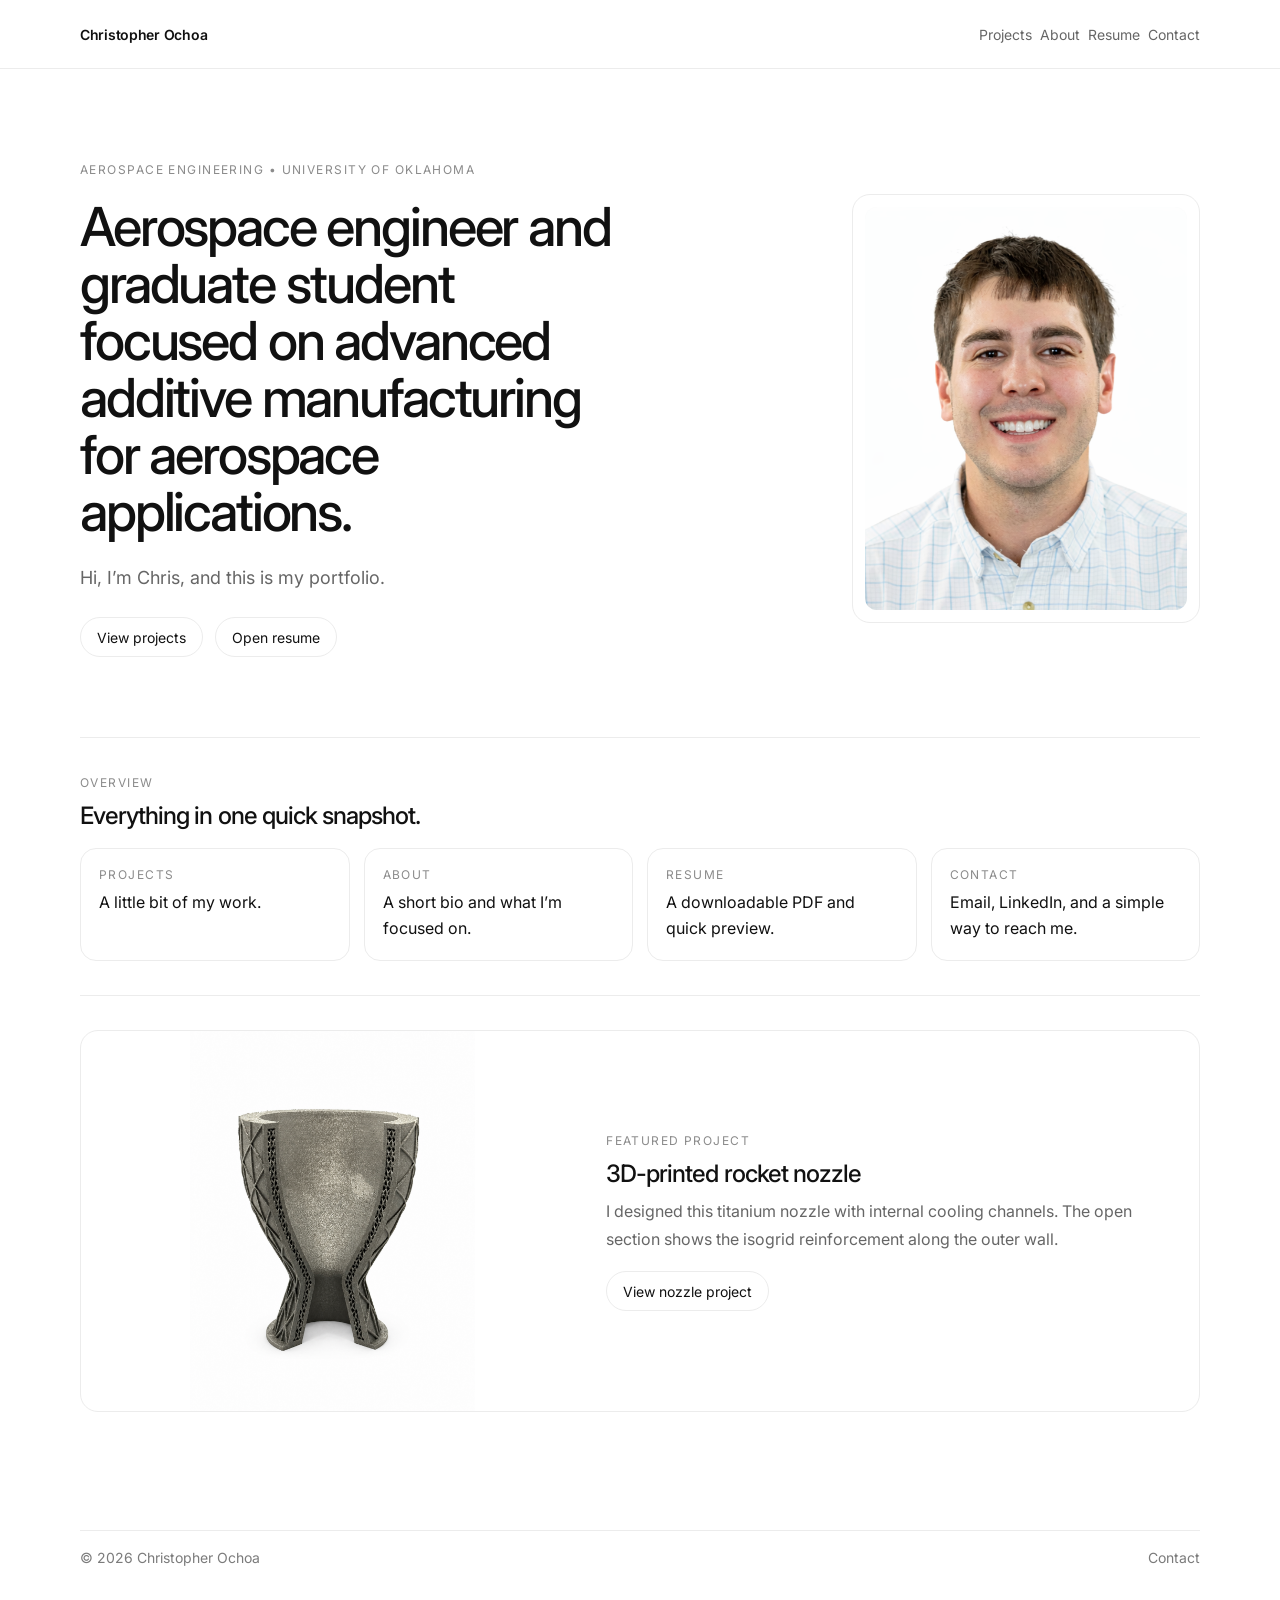
<file: index.html>
<!DOCTYPE html>
<html lang="en">
<head>
  <meta charset="UTF-8" />
  <meta name="viewport" content="width=device-width, initial-scale=1.0" />
  <meta name="description" content="Christopher Ochoa — aerospace engineering portfolio." />
  <title>Christopher Ochoa</title>
  <link rel="preconnect" href="https://fonts.googleapis.com">
  <link rel="preconnect" href="https://fonts.gstatic.com" crossorigin>
  <link href="https://fonts.googleapis.com/css2?family=Inter:wght@400;500;600&display=swap" rel="stylesheet">
  <link rel="stylesheet" href="styles.css" />
</head>
<body>
  <header class="site-header">
    <div class="shell header-row">
      <a class="brand" href="index.html">Christopher Ochoa</a>
      <nav class="nav" aria-label="Primary">
        <a href="projects.html">Projects</a>
        <a href="about.html">About</a>
        <a href="resume.html">Resume</a>
        <a href="contact.html">Contact</a>
      </nav>
    </div>
  </header>

  <main class="shell page">
    <section class="hero hero-grid">
      <div class="hero-copy">
        <p class="kicker">Aerospace engineering • University of Oklahoma</p>
        <h1>Aerospace engineer and graduate student focused on advanced additive manufacturing for aerospace applications.</h1>
        <p class="intro">
          Hi, I’m Chris, and this is my portfolio.
        </p>
        <div class="hero-links">
          <a class="button-link" href="projects.html">View projects</a>
          <a class="button-link" href="resume.html">Open resume</a>
        </div>
      </div>

      <figure class="portrait-card">
        <img class="portrait-image" src="images/portrait_cropped.png" alt="Christopher Ochoa portrait">
      </figure>
    </section>

    <section class="section">
      <div class="section-heading">
        <p class="eyebrow">Overview</p>
        <h2>Everything in one quick snapshot.</h2>
      </div>
      <div class="overview-grid">
        <a class="info-card" href="projects.html">
          <span class="info-card-title">Projects</span>
          <span class="info-card-text">A little bit of my work.</span>
        </a>
        <a class="info-card" href="about.html">
          <span class="info-card-title">About</span>
          <span class="info-card-text">A short bio and what I’m focused on.</span>
        </a>
        <a class="info-card" href="resume.html">
          <span class="info-card-title">Resume</span>
          <span class="info-card-text">A downloadable PDF and quick preview.</span>
        </a>
        <a class="info-card" href="contact.html">
          <span class="info-card-title">Contact</span>
          <span class="info-card-text">Email, LinkedIn, and a simple way to reach me.</span>
        </a>
      </div>
    </section>

    <section class="section featured-project">
      <a class="project-card project-card-large" href="rocket-nozzle.html">
        <img class="project-card-image" src="images/nozzle/nozzle-01.png" alt="Cutaway of the 3D-printed titanium rocket nozzle">
        <div class="project-card-body">
          <p class="project-card-kicker">Featured project</p>
          <h2>3D-printed rocket nozzle</h2>
          <p>I designed this titanium nozzle with internal cooling channels. The open section shows the isogrid reinforcement along the outer wall.</p>
          <span class="button-link button-inline">View nozzle project</span>
        </div>
      </a>
    </section>
  </main>

  <footer class="shell footer">
    <span>© <span id="year"></span> Christopher Ochoa</span>
    <a class="text-link" href="contact.html">Contact</a>
  </footer>

  <script src="script.js"></script>
</body>
</html>
</file>
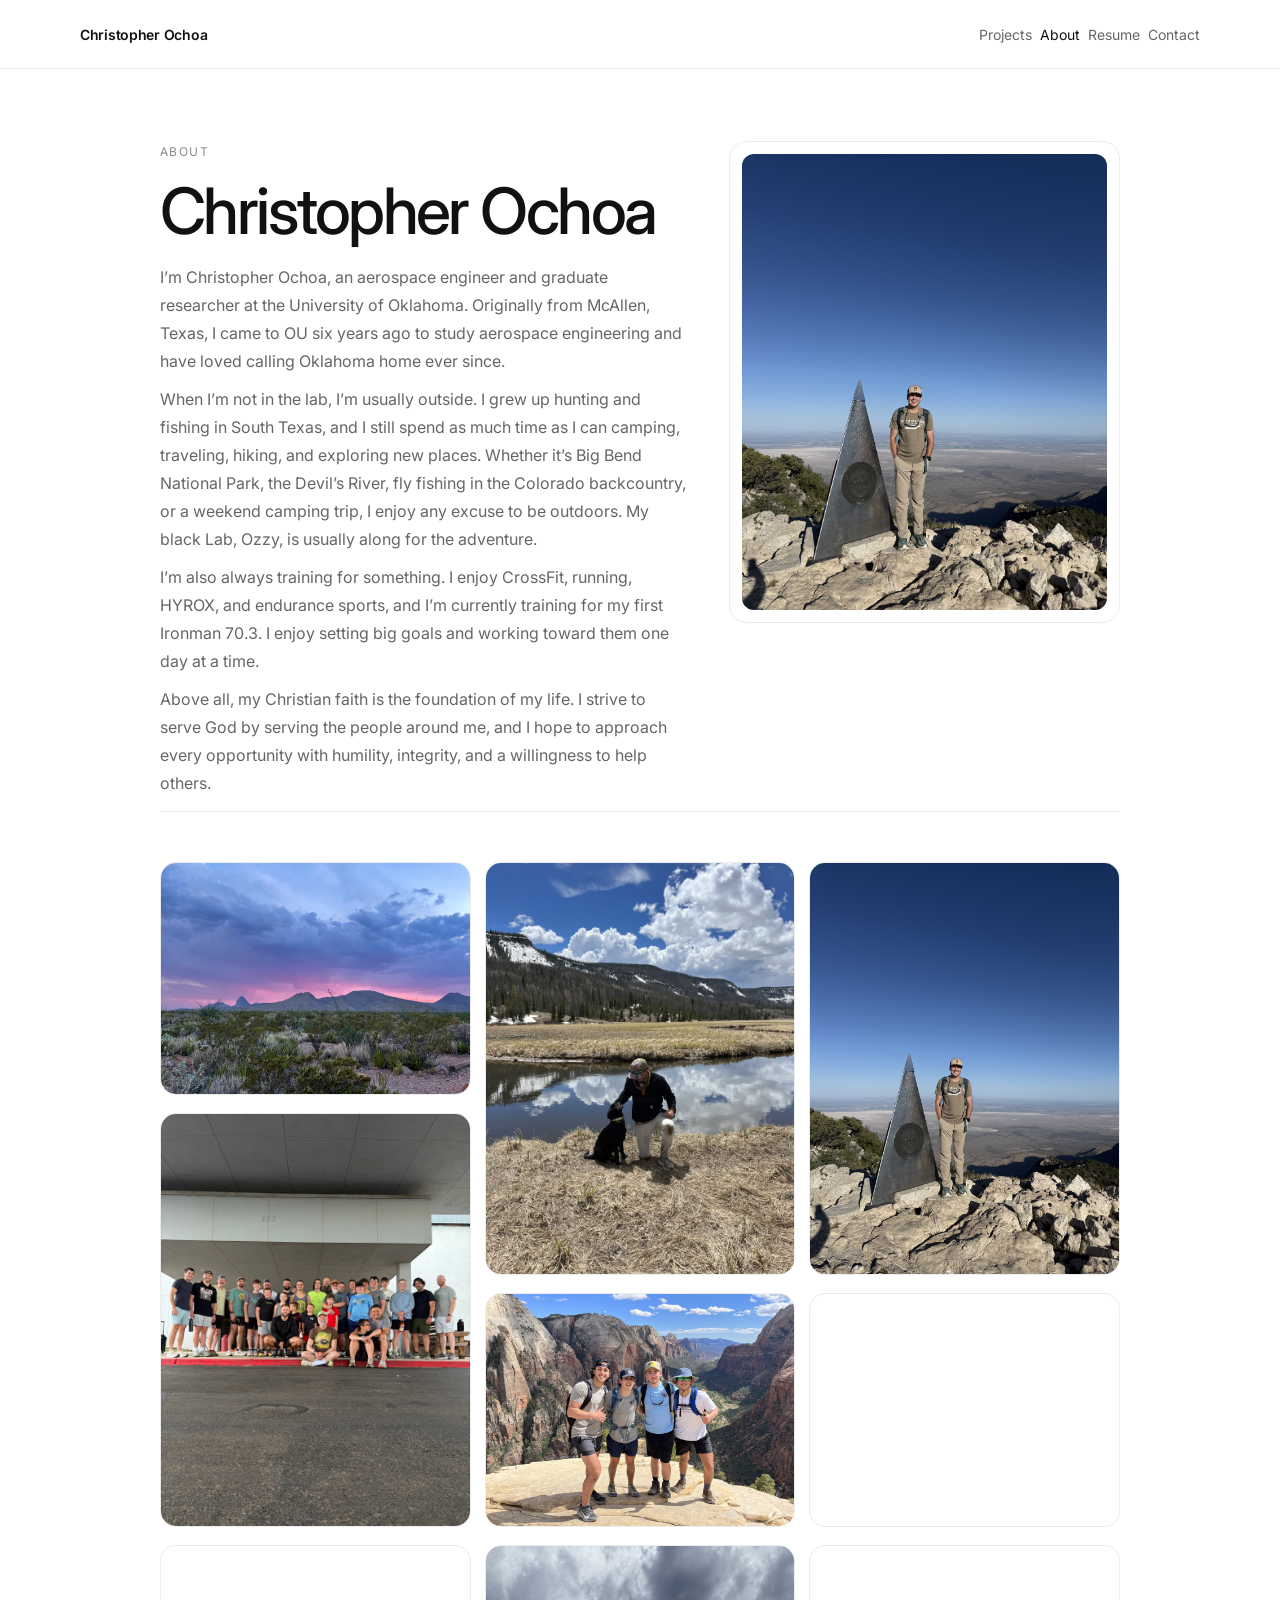
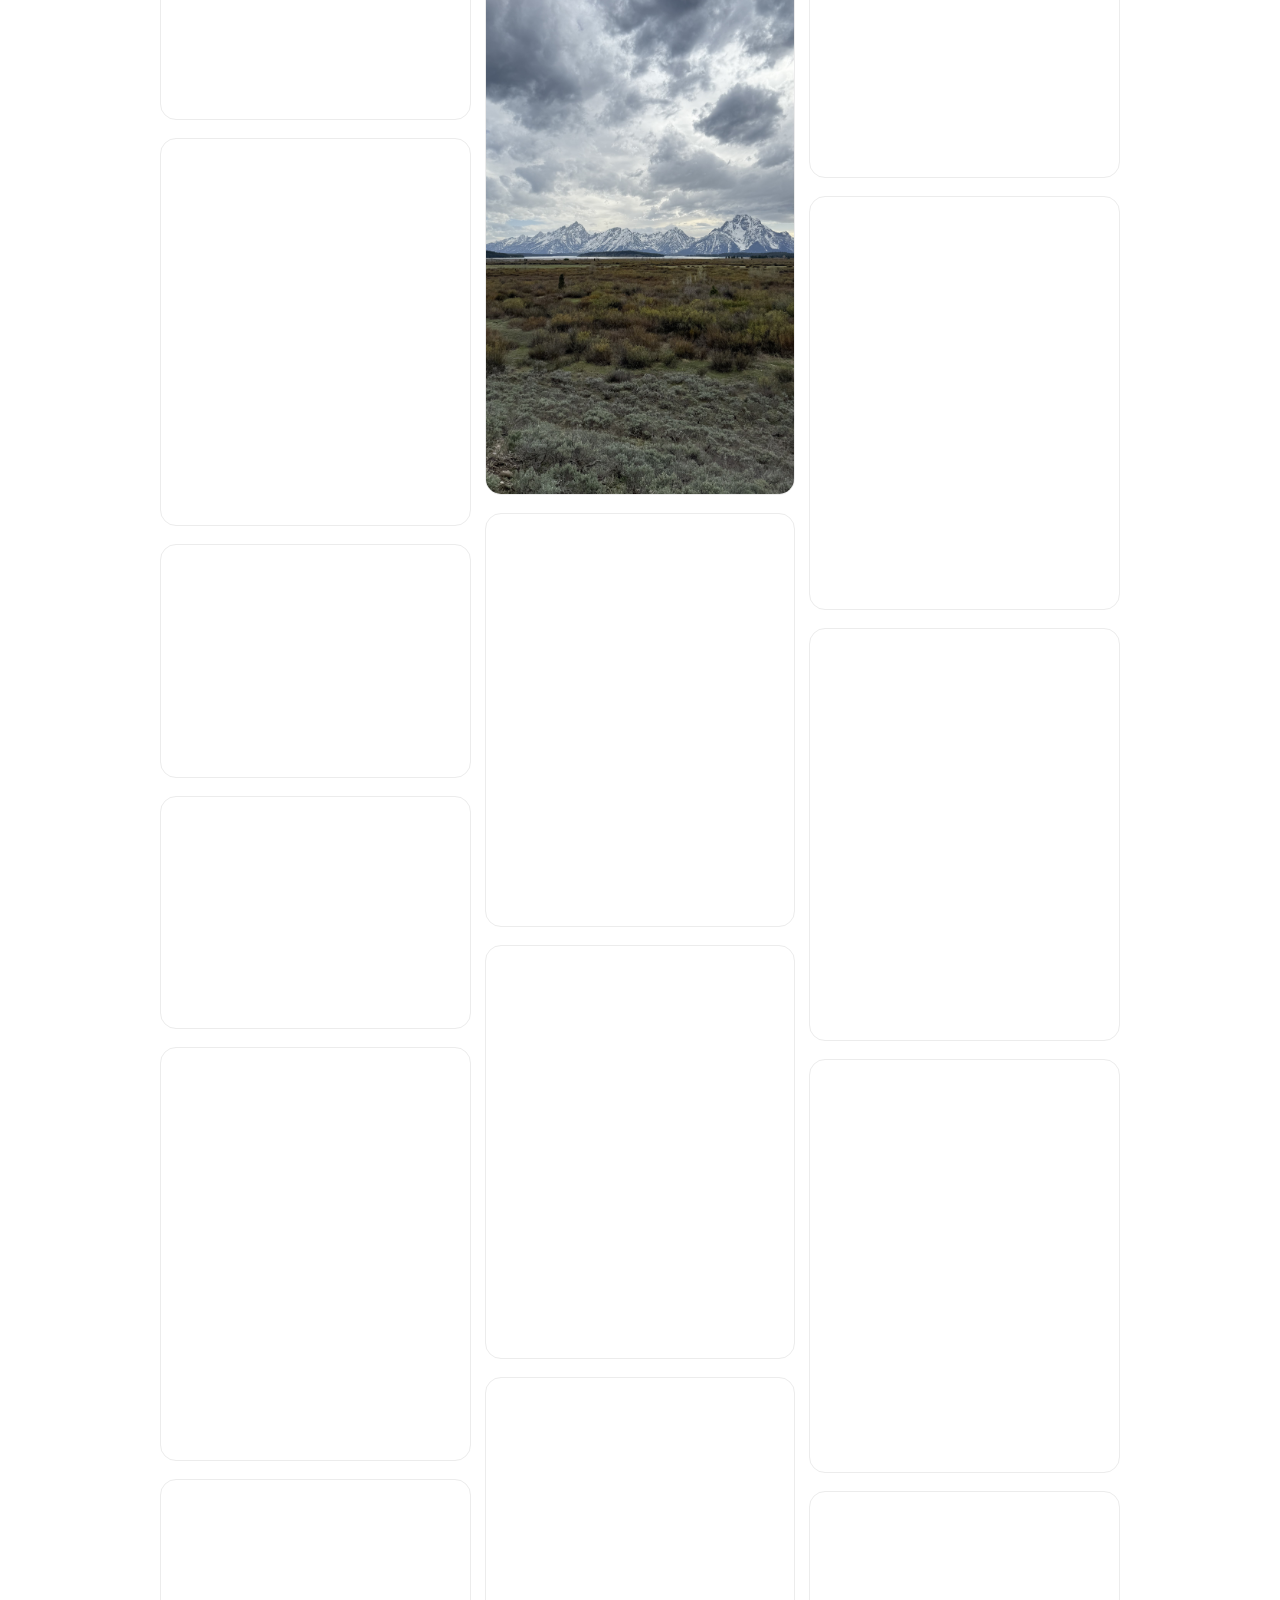
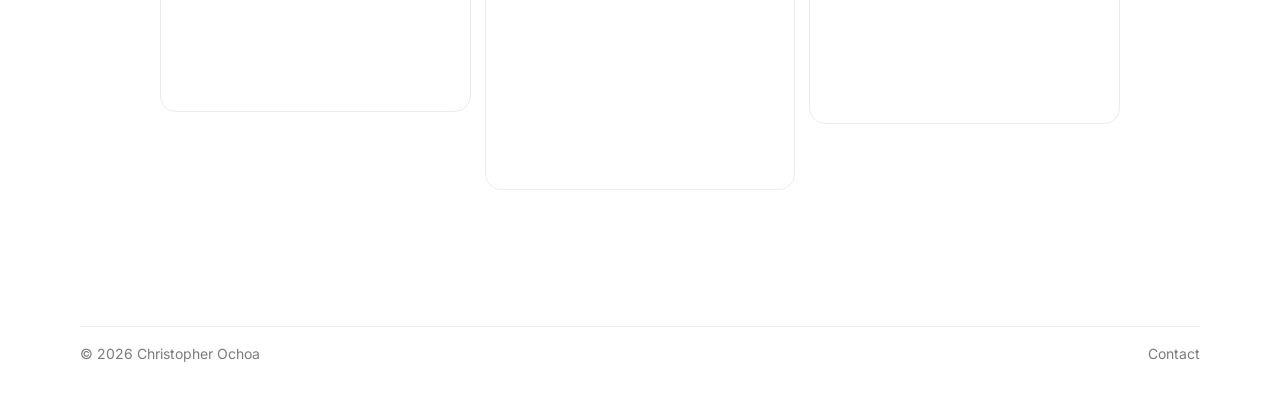
<file: about.html>
<!DOCTYPE html>
<html lang="en">
<head>
  <meta charset="UTF-8" />
  <meta name="viewport" content="width=device-width, initial-scale=1.0" />
  <meta name="description" content="About Christopher Ochoa — aerospace engineer, graduate researcher, and outdoorsman." />
  <title>About — Christopher Ochoa</title>
  <link rel="preconnect" href="https://fonts.googleapis.com">
  <link rel="preconnect" href="https://fonts.gstatic.com" crossorigin>
  <link href="https://fonts.googleapis.com/css2?family=Inter:wght@400;500;600&display=swap" rel="stylesheet">
  <link rel="stylesheet" href="styles.css" />
</head>
<body>
  <header class="site-header">
    <div class="shell header-row">
      <a class="brand" href="index.html">Christopher Ochoa</a>
      <nav class="nav" aria-label="Primary">
        <a href="projects.html">Projects</a>
        <a href="about.html" aria-current="page">About</a>
        <a href="resume.html">Resume</a>
        <a href="contact.html">Contact</a>
      </nav>
    </div>
  </header>

  <main class="shell page page-narrow">
    <section class="section-top about-hero">
      <div class="about-intro">
        <p class="eyebrow">About</p>
        <h1 class="page-title">Christopher Ochoa</h1>
        <div class="stack about-copy">
          <p>
            I’m Christopher Ochoa, an aerospace engineer and graduate researcher at the University of Oklahoma.
            Originally from McAllen, Texas, I came to OU six years ago to study aerospace engineering and have loved
            calling Oklahoma home ever since.
          </p>
          <p>
            When I’m not in the lab, I’m usually outside. I grew up hunting and fishing in South Texas, and I still
            spend as much time as I can camping, traveling, hiking, and exploring new places. Whether it’s Big Bend
            National Park, the Devil’s River, fly fishing in the Colorado backcountry, or a weekend camping trip, I
            enjoy any excuse to be outdoors. My black Lab, Ozzy, is usually along for the adventure.
          </p>
          <p>
            I’m also always training for something. I enjoy CrossFit, running, HYROX, and endurance sports, and I’m
            currently training for my first Ironman 70.3. I enjoy setting big goals and working toward them one day
            at a time.
          </p>
          <p>
            Above all, my Christian faith is the foundation of my life. I strive to serve God by serving the people
            around me, and I hope to approach every opportunity with humility, integrity, and a willingness to help
            others.
          </p>
        </div>
      </div>
      <figure class="portrait-card about-portrait">
        <img class="portrait-image" src="images/about/gallery/16-summit-view.jpg" alt="Christopher Ochoa standing beside a summit marker at the top of a mountain" />
      </figure>
    </section>

    <section class="section">
      <div class="gallery-columns">
        <figure class="gallery-item media-card">
          <a href="images/about/gallery/01-big-bend.jpg" aria-label="Open Big Bend landscape photo">
            <img src="images/about/gallery/01-big-bend.jpg" alt="Big Bend desert landscape at sunset with dramatic clouds" loading="lazy" decoding="async" />
          </a>
        </figure>

        <figure class="gallery-item media-card">
          <a href="images/about/gallery/02-family-photo.jpg" aria-label="Open family photo">
            <img src="images/about/gallery/02-family-photo.jpg" alt="Family and friends gathered outdoors" loading="lazy" decoding="async" />
          </a>
        </figure>

        <figure class="gallery-item media-card">
          <a href="images/about/gallery/03-drone-road.jpg" aria-label="Open drone landscape photo">
            <img src="images/about/gallery/03-drone-road.jpg" alt="Aerial landscape with a winding road through wooded hills" loading="lazy" decoding="async" />
          </a>
        </figure>

        <figure class="gallery-item media-card">
          <a href="images/about/gallery/04-fishing-trout-1.jpg" aria-label="Open fishing photo">
            <img src="images/about/gallery/04-fishing-trout-1.jpg" alt="Person holding a trout in a river" loading="lazy" decoding="async" />
          </a>
        </figure>

        <figure class="gallery-item media-card">
          <a href="images/about/gallery/05-truck-sunset.jpg" aria-label="Open sunset outdoor photo">
            <img src="images/about/gallery/05-truck-sunset.jpg" alt="Two people beside a pickup truck in an open field at sunset" loading="lazy" decoding="async" />
          </a>
        </figure>

        <figure class="gallery-item media-card">
          <a href="images/about/gallery/06-kayaks-group.jpg" aria-label="Open kayaking group photo">
            <img src="images/about/gallery/06-kayaks-group.jpg" alt="Group of kayaks lined up on shore" loading="lazy" decoding="async" />
          </a>
        </figure>

        <figure class="gallery-item media-card">
          <a href="images/about/gallery/07-fishing-river.jpg" aria-label="Open fishing river photo">
            <img src="images/about/gallery/07-fishing-river.jpg" alt="Person holding a trout over a river net" loading="lazy" decoding="async" />
          </a>
        </figure>

        <figure class="gallery-item media-card">
          <a href="images/about/gallery/08-fishing-net.jpg" aria-label="Open fishing net photo">
            <img src="images/about/gallery/08-fishing-net.jpg" alt="Trout lying in a landing net" loading="lazy" decoding="async" />
          </a>
        </figure>

        <figure class="gallery-item media-card">
          <a href="images/about/gallery/09-dog-lake.jpg" aria-label="Open dog and lake photo">
            <img src="images/about/gallery/09-dog-lake.jpg" alt="Person with a dog near a mountain lake" loading="lazy" decoding="async" />
          </a>
        </figure>

        <figure class="gallery-item media-card">
          <a href="images/about/gallery/10-canyon-group.jpg" aria-label="Open canyon overlook photo">
            <img src="images/about/gallery/10-canyon-group.jpg" alt="Group posing at a canyon overlook" loading="lazy" decoding="async" />
          </a>
        </figure>

        <figure class="gallery-item media-card">
          <a href="images/about/gallery/11-mountain-panorama.jpg" aria-label="Open mountain panorama photo">
            <img src="images/about/gallery/11-mountain-panorama.jpg" alt="Wide mountain landscape with clouds" loading="lazy" decoding="async" />
          </a>
        </figure>

        <figure class="gallery-item media-card">
          <a href="images/about/gallery/12-campfire-steak.jpg" aria-label="Open campfire photo">
            <img src="images/about/gallery/12-campfire-steak.jpg" alt="Steak cooking in a cast-iron pan over a campfire" loading="lazy" decoding="async" />
          </a>
        </figure>

        <figure class="gallery-item media-card">
          <a href="images/about/gallery/13-grand-teton-sign-1.jpg" aria-label="Open Grand Teton sign photo">
            <img src="images/about/gallery/13-grand-teton-sign-1.jpg" alt="Person standing by the Grand Teton National Park sign" loading="lazy" decoding="async" />
          </a>
        </figure>


        <figure class="gallery-item media-card">
          <a href="images/about/gallery/15-night-sky.jpg" aria-label="Open night sky photo">
            <img src="images/about/gallery/15-night-sky.jpg" alt="Night sky with the Milky Way" loading="lazy" decoding="async" />
          </a>
        </figure>

        <figure class="gallery-item media-card">
          <a href="images/about/gallery/16-summit-view.jpg" aria-label="Open summit view photo">
            <img src="images/about/gallery/16-summit-view.jpg" alt="Person standing on a summit with a wide view below" loading="lazy" decoding="async" />
          </a>
        </figure>

        <figure class="gallery-item media-card">
          <a href="images/about/gallery/17-offshore-fishing.jpg" aria-label="Open offshore fishing photo">
            <img src="images/about/gallery/17-offshore-fishing.jpg" alt="Angler holding a large silver fish on a boat" loading="lazy" decoding="async" />
          </a>
        </figure>

        <figure class="gallery-item media-card">
          <a href="images/about/gallery/18-striped-fish.jpg" aria-label="Open striped fish photo">
            <img src="images/about/gallery/18-striped-fish.jpg" alt="Angler holding a long striped fish offshore" loading="lazy" decoding="async" />
          </a>
        </figure>

        <figure class="gallery-item media-card">
          <a href="images/about/gallery/19-red-fish.jpg" aria-label="Open red fish photo">
            <img src="images/about/gallery/19-red-fish.jpg" alt="Angler holding a red fish on a boat" loading="lazy" decoding="async" />
          </a>
        </figure>

        <figure class="gallery-item media-card">
          <a href="images/about/gallery/20-hunting-at-sunset.jpg" aria-label="Open hunting group at sunset photo">
            <img src="images/about/gallery/20-hunting-at-sunset.jpg" alt="Four friends beside farm equipment after a hunt at sunset" loading="lazy" decoding="async" />
          </a>
        </figure>

        <figure class="gallery-item media-card">
          <a href="images/about/gallery/21-hunting-tailgate.jpg" aria-label="Open hunting group by a pickup photo">
            <img src="images/about/gallery/21-hunting-tailgate.jpg" alt="Four friends standing by a pickup tailgate after a hunt" loading="lazy" decoding="async" />
          </a>
        </figure>

        <figure class="gallery-item media-card">
          <a href="images/about/gallery/22-hunting-bulldozer.jpg" aria-label="Open hunting group on a bulldozer photo">
            <img src="images/about/gallery/22-hunting-bulldozer.jpg" alt="Four friends posing on a yellow bulldozer after a hunt" loading="lazy" decoding="async" />
          </a>
        </figure>
      </div>
    </section>
  </main>

  <footer class="shell footer">
    <span>© <span id="year"></span> Christopher Ochoa</span>
    <a class="text-link" href="contact.html">Contact</a>
  </footer>

  <script src="script.js"></script>
</body>
</html>
</file>
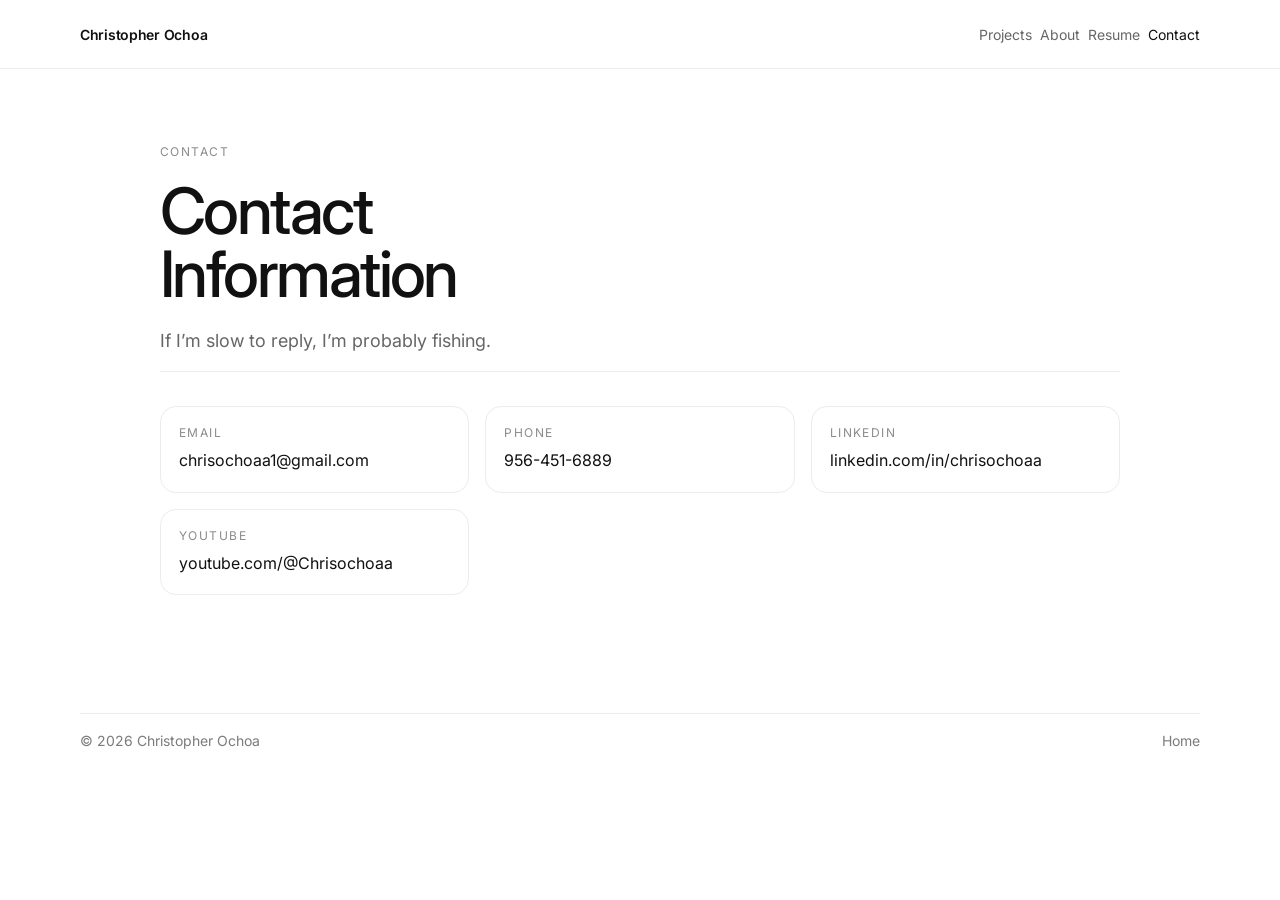
<file: contact.html>
<!DOCTYPE html>
<html lang="en">
<head>
  <meta charset="UTF-8" />
  <meta name="viewport" content="width=device-width, initial-scale=1.0" />
  <meta name="description" content="Christopher Ochoa — contact." />
  <title>Contact — Christopher Ochoa</title>
  <link rel="preconnect" href="https://fonts.googleapis.com">
  <link rel="preconnect" href="https://fonts.gstatic.com" crossorigin>
  <link href="https://fonts.googleapis.com/css2?family=Inter:wght@400;500;600&display=swap" rel="stylesheet">
  <link rel="stylesheet" href="styles.css" />
</head>
<body>
  <header class="site-header">
    <div class="shell header-row">
      <a class="brand" href="index.html">Christopher Ochoa</a>
      <nav class="nav" aria-label="Primary">
        <a href="projects.html">Projects</a>
        <a href="about.html">About</a>
        <a href="resume.html">Resume</a>
        <a href="contact.html" aria-current="page">Contact</a>
      </nav>
    </div>
  </header>

  <main class="shell page page-narrow">
    <section class="section-top">
      <p class="eyebrow">Contact</p>
      <h1 class="page-title">Contact Information</h1>
      <p class="section-intro">If I’m slow to reply, I’m probably fishing.</p>
    </section>

    <section class="section contact-grid">
      <a class="contact-card" href="mailto:chrisochoaa1@gmail.com">
        <span class="contact-label">Email</span>
        <span class="contact-value">chrisochoaa1@gmail.com</span>
      </a>
      <a class="contact-card" href="tel:+19564516889">
        <span class="contact-label">Phone</span>
        <span class="contact-value">956-451-6889</span>
      </a>
      <a class="contact-card" href="https://www.linkedin.com/in/chrisochoaa/" target="_blank" rel="noreferrer">
        <span class="contact-label">LinkedIn</span>
        <span class="contact-value">linkedin.com/in/chrisochoaa</span>
      </a>
      <a class="contact-card" href="https://www.youtube.com/@Chrisochoaa" target="_blank" rel="noreferrer">
        <span class="contact-label">YouTube</span>
        <span class="contact-value">youtube.com/@Chrisochoaa</span>
      </a>
    </section>
  </main>

  <footer class="shell footer">
    <span>© <span id="year"></span> Christopher Ochoa</span>
    <a class="text-link" href="index.html">Home</a>
  </footer>

  <script src="script.js"></script>
</body>
</html>
</file>
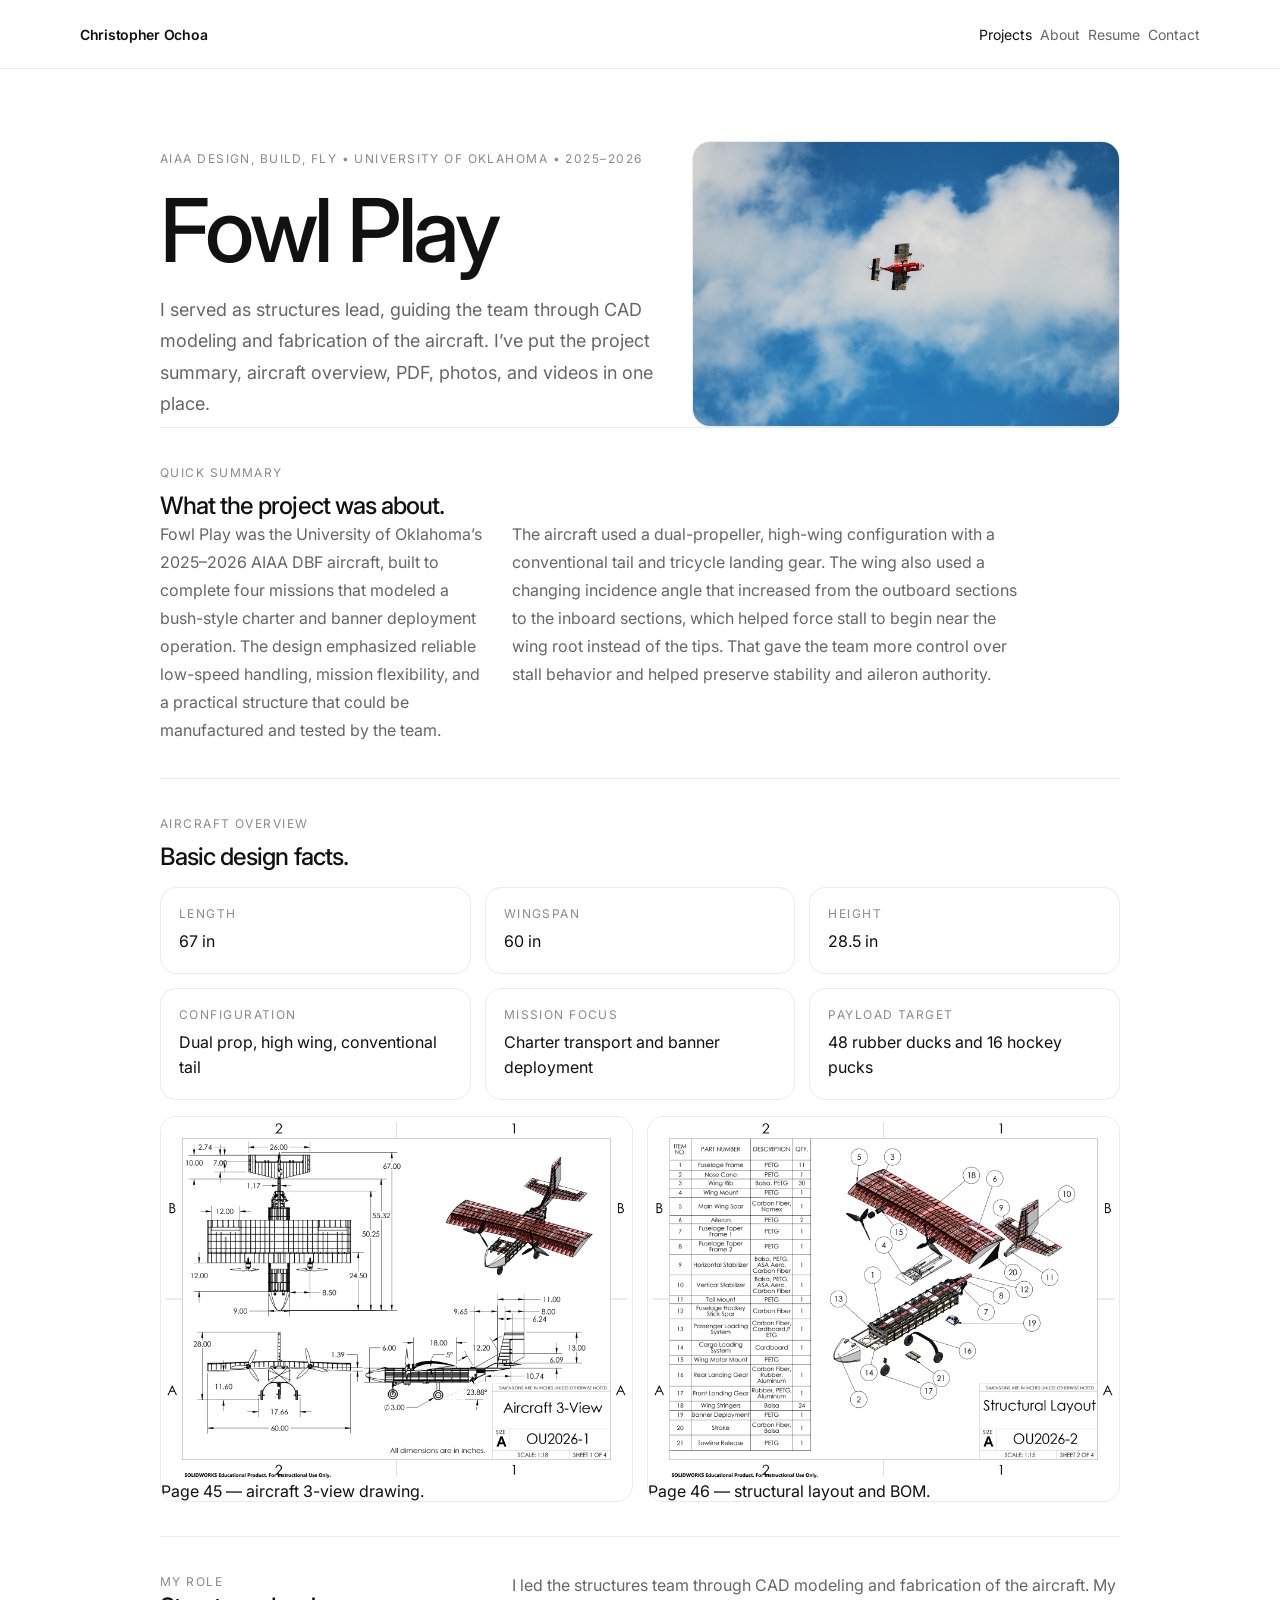
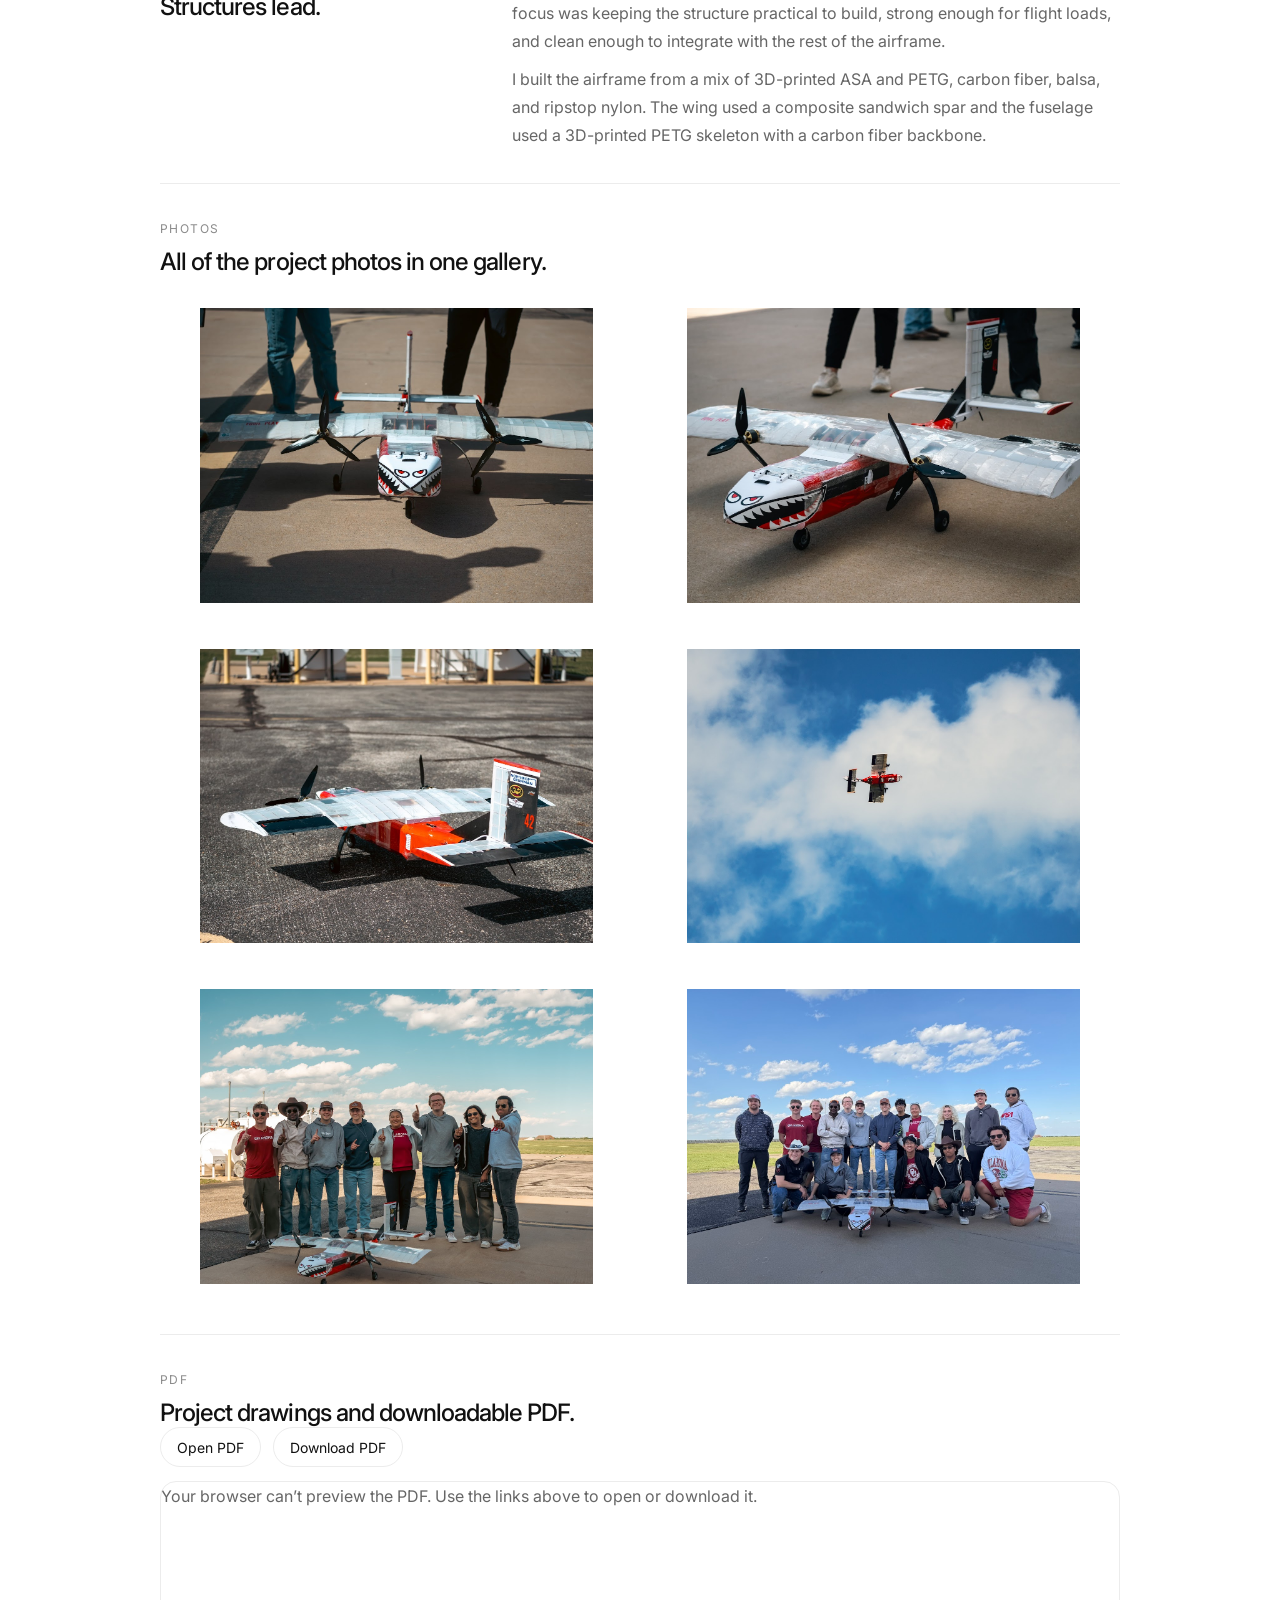
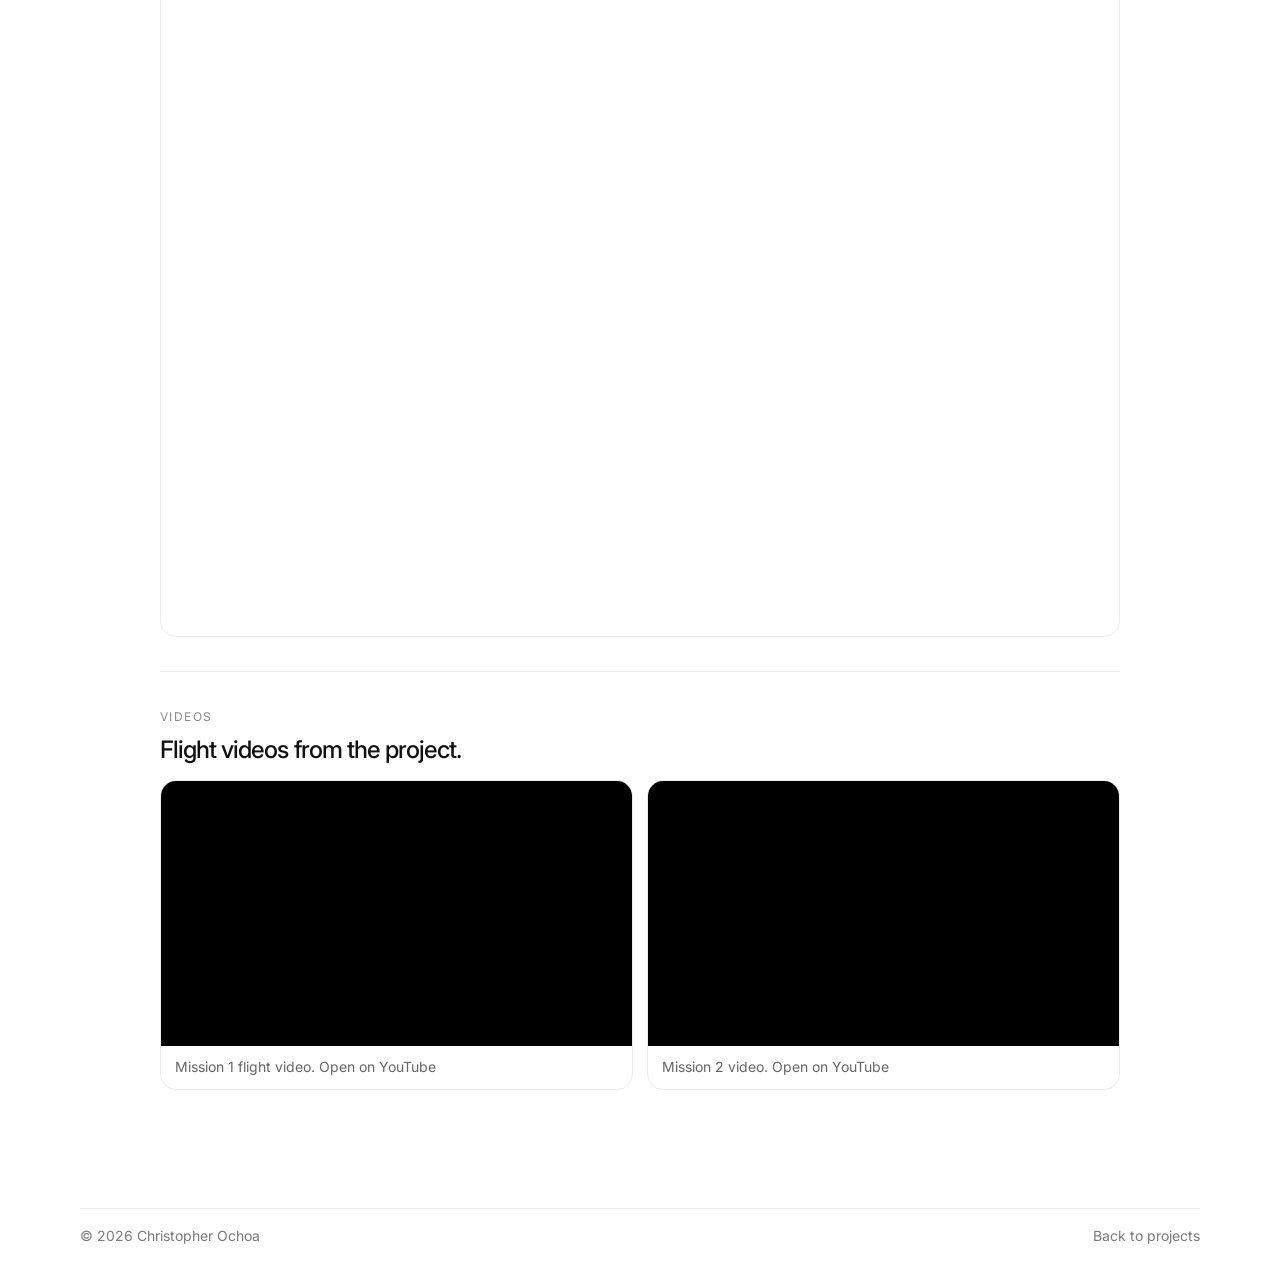
<file: dbf.html>
<!DOCTYPE html>
<html lang="en">
<head>
  <meta charset="UTF-8" />
  <meta name="viewport" content="width=device-width, initial-scale=1.0" />
  <meta name="description" content="Christopher Ochoa — Design Build Fly project details." />
  <title>Fowl Play — Christopher Ochoa</title>
  <link rel="preconnect" href="https://fonts.googleapis.com">
  <link rel="preconnect" href="https://fonts.gstatic.com" crossorigin>
  <link href="https://fonts.googleapis.com/css2?family=Inter:wght@400;500;600&display=swap" rel="stylesheet">
  <link rel="stylesheet" href="styles.css" />
</head>
<body>
  <header class="site-header">
    <div class="shell header-row">
      <a class="brand" href="index.html">Christopher Ochoa</a>
      <nav class="nav" aria-label="Primary">
        <a href="projects.html" aria-current="page">Projects</a>
        <a href="about.html">About</a>
        <a href="resume.html">Resume</a>
        <a href="contact.html">Contact</a>
      </nav>
    </div>
  </header>

  <main class="shell page page-narrow">
    <section class="detail-hero">
      <div class="detail-hero-copy">
        <p class="eyebrow">AIAA Design, Build, Fly • University of Oklahoma • 2025–2026</p>
        <h1 class="page-title">Fowl Play</h1>
        <p class="section-intro">
          I served as structures lead, guiding the team through CAD modeling and fabrication of the aircraft.
          I’ve put the project summary, aircraft overview, PDF, photos, and videos in one place.
        </p>
      </div>
      <figure class="detail-hero-image-wrap">
        <img class="detail-hero-image" src="images/dbf/planeflying1.jpg" alt="Fowl Play flying in the sky">
      </figure>
    </section>

    <section class="section">
      <div class="section-heading">
        <p class="eyebrow">Quick summary</p>
        <h2>What the project was about.</h2>
      </div>
      <div class="split summary-split">
        <p>
          Fowl Play was the University of Oklahoma’s 2025–2026 AIAA DBF aircraft, built to complete four missions
          that modeled a bush-style charter and banner deployment operation. The design emphasized reliable low-speed
          handling, mission flexibility, and a practical structure that could be manufactured and tested by the team.
        </p>
        <p>
          The aircraft used a dual-propeller, high-wing configuration with a conventional tail and tricycle landing gear.
          The wing also used a changing incidence angle that increased from the outboard sections to the inboard sections,
          which helped force stall to begin near the wing root instead of the tips. That gave the team more control over
          stall behavior and helped preserve stability and aileron authority.
        </p>
      </div>
    </section>

    <section class="section">
      <div class="section-heading">
        <p class="eyebrow">Aircraft overview</p>
        <h2>Basic design facts.</h2>
      </div>
      <div class="fact-grid">
        <div class="fact-card"><span class="fact-label">Length</span><span class="fact-value">67 in</span></div>
        <div class="fact-card"><span class="fact-label">Wingspan</span><span class="fact-value">60 in</span></div>
        <div class="fact-card"><span class="fact-label">Height</span><span class="fact-value">28.5 in</span></div>
        <div class="fact-card"><span class="fact-label">Configuration</span><span class="fact-value">Dual prop, high wing, conventional tail</span></div>
        <div class="fact-card"><span class="fact-label">Mission focus</span><span class="fact-value">Charter transport and banner deployment</span></div>
        <div class="fact-card"><span class="fact-label">Payload target</span><span class="fact-value">48 rubber ducks and 16 hockey pucks</span></div>
      </div>
      <div class="sheet-grid">
        <figure class="sheet-card">
          <a href="images/dbf/report-page-45.png"><img src="images/dbf/report-page-45.png" alt="Aircraft 3-view drawing from the project drawings"></a>
          <figcaption>Page 45 — aircraft 3-view drawing.</figcaption>
        </figure>
        <figure class="sheet-card">
          <a href="images/dbf/report-page-46.png"><img src="images/dbf/report-page-46.png" alt="Structural layout and bill of materials from the project drawings"></a>
          <figcaption>Page 46 — structural layout and BOM.</figcaption>
        </figure>
      </div>
    </section>

    <section class="section split">
      <div>
        <p class="eyebrow">My role</p>
        <h2>Structures lead.</h2>
      </div>
      <div class="stack">
        <p>
          I led the structures team through CAD modeling and fabrication of the aircraft. My focus was keeping the
          structure practical to build, strong enough for flight loads, and clean enough to integrate with the rest of
          the airframe.
        </p>
        <p>
          I built the airframe from a mix of 3D-printed ASA and PETG, carbon fiber, balsa, and ripstop nylon.
          The wing used a composite sandwich spar and the fuselage used a 3D-printed PETG skeleton with a carbon fiber
          backbone.
        </p>
      </div>
    </section>

    <section class="section">
      <div class="section-heading">
        <p class="eyebrow">Photos</p>
        <h2>All of the project photos in one gallery.</h2>
      </div>
      <div class="gallery-grid">
        <figure class="gallery-item">
          <a href="images/dbf/planefront.jpg"><img src="images/dbf/planefront.jpg" alt="Fowl Play aircraft on the ground"></a>
        </figure>
        <figure class="gallery-item">
          <a href="images/dbf/planefront1.jpg"><img src="images/dbf/planefront1.jpg" alt="Front view of the aircraft"></a>
        </figure>
        <figure class="gallery-item">
          <a href="images/dbf/planeback.jpg"><img src="images/dbf/planeback.jpg" alt="Rear view of the aircraft"></a>
        </figure>
        <figure class="gallery-item">
          <a href="images/dbf/planeflying1.jpg"><img src="images/dbf/planeflying1.jpg" alt="Aircraft flying in the sky"></a>
        </figure>
        <figure class="gallery-item">
          <a href="images/dbf/teamphoto.jpg"><img src="images/dbf/teamphoto.jpg" alt="Team standing with the aircraft"></a>
        </figure>
        <figure class="gallery-item">
          <a href="images/dbf/wholeteamphoto.JPG"><img src="images/dbf/wholeteamphoto.JPG" alt="Full team photo with the aircraft"></a>
        </figure>
      </div>
    </section>

    <section class="section">
      <div class="section-heading">
        <p class="eyebrow">PDF</p>
        <h2>Project drawings and downloadable PDF.</h2>
      </div>
      <div class="report-grid">
        <div class="report-links">
          <a class="button-link" href="media/2026DBF_UNIVERSITYOFOKLAHOMA_DESIGN_REPORT.pdf" target="_blank" rel="noreferrer">Open PDF</a>
          <a class="button-link" href="media/2026DBF_UNIVERSITYOFOKLAHOMA_DESIGN_REPORT.pdf" download>Download PDF</a>
        </div>
        <object class="resume-frame" data="media/2026DBF_UNIVERSITYOFOKLAHOMA_DESIGN_REPORT.pdf" type="application/pdf">
          <p>
            Your browser can’t preview the PDF. Use the links above to open or download it.
          </p>
        </object>
      </div>
    </section>

    <section class="section">
      <div class="section-heading">
        <p class="eyebrow">Videos</p>
        <h2>Flight videos from the project.</h2>
      </div>
      <div class="media-grid">
        <figure class="media-card">
          <div class="video-embed">
            <iframe
              src="https://www.youtube-nocookie.com/embed/uVz9pBy_KKI"
              title="Fowl Play mission 1 video"
              loading="lazy"
              allow="accelerometer; autoplay; clipboard-write; encrypted-media; gyroscope; picture-in-picture; web-share"
              allowfullscreen>
            </iframe>
          </div>
          <figcaption>Mission 1 flight video. <a class="text-link" href="https://youtu.be/uVz9pBy_KKI" target="_blank" rel="noreferrer">Open on YouTube</a></figcaption>
        </figure>
        <figure class="media-card">
          <div class="video-embed">
            <iframe
              src="https://www.youtube-nocookie.com/embed/YrY92iYqOaM"
              title="Fowl Play mission 2 video"
              loading="lazy"
              allow="accelerometer; autoplay; clipboard-write; encrypted-media; gyroscope; picture-in-picture; web-share"
              allowfullscreen>
            </iframe>
          </div>
          <figcaption>Mission 2 video. <a class="text-link" href="https://youtu.be/YrY92iYqOaM" target="_blank" rel="noreferrer">Open on YouTube</a></figcaption>
        </figure>
      </div>
    </section>
  </main>

  <footer class="shell footer">
    <span>© <span id="year"></span> Christopher Ochoa</span>
    <a class="text-link" href="projects.html">Back to projects</a>
  </footer>

  <script src="script.js"></script>
</body>
</html>
</file>
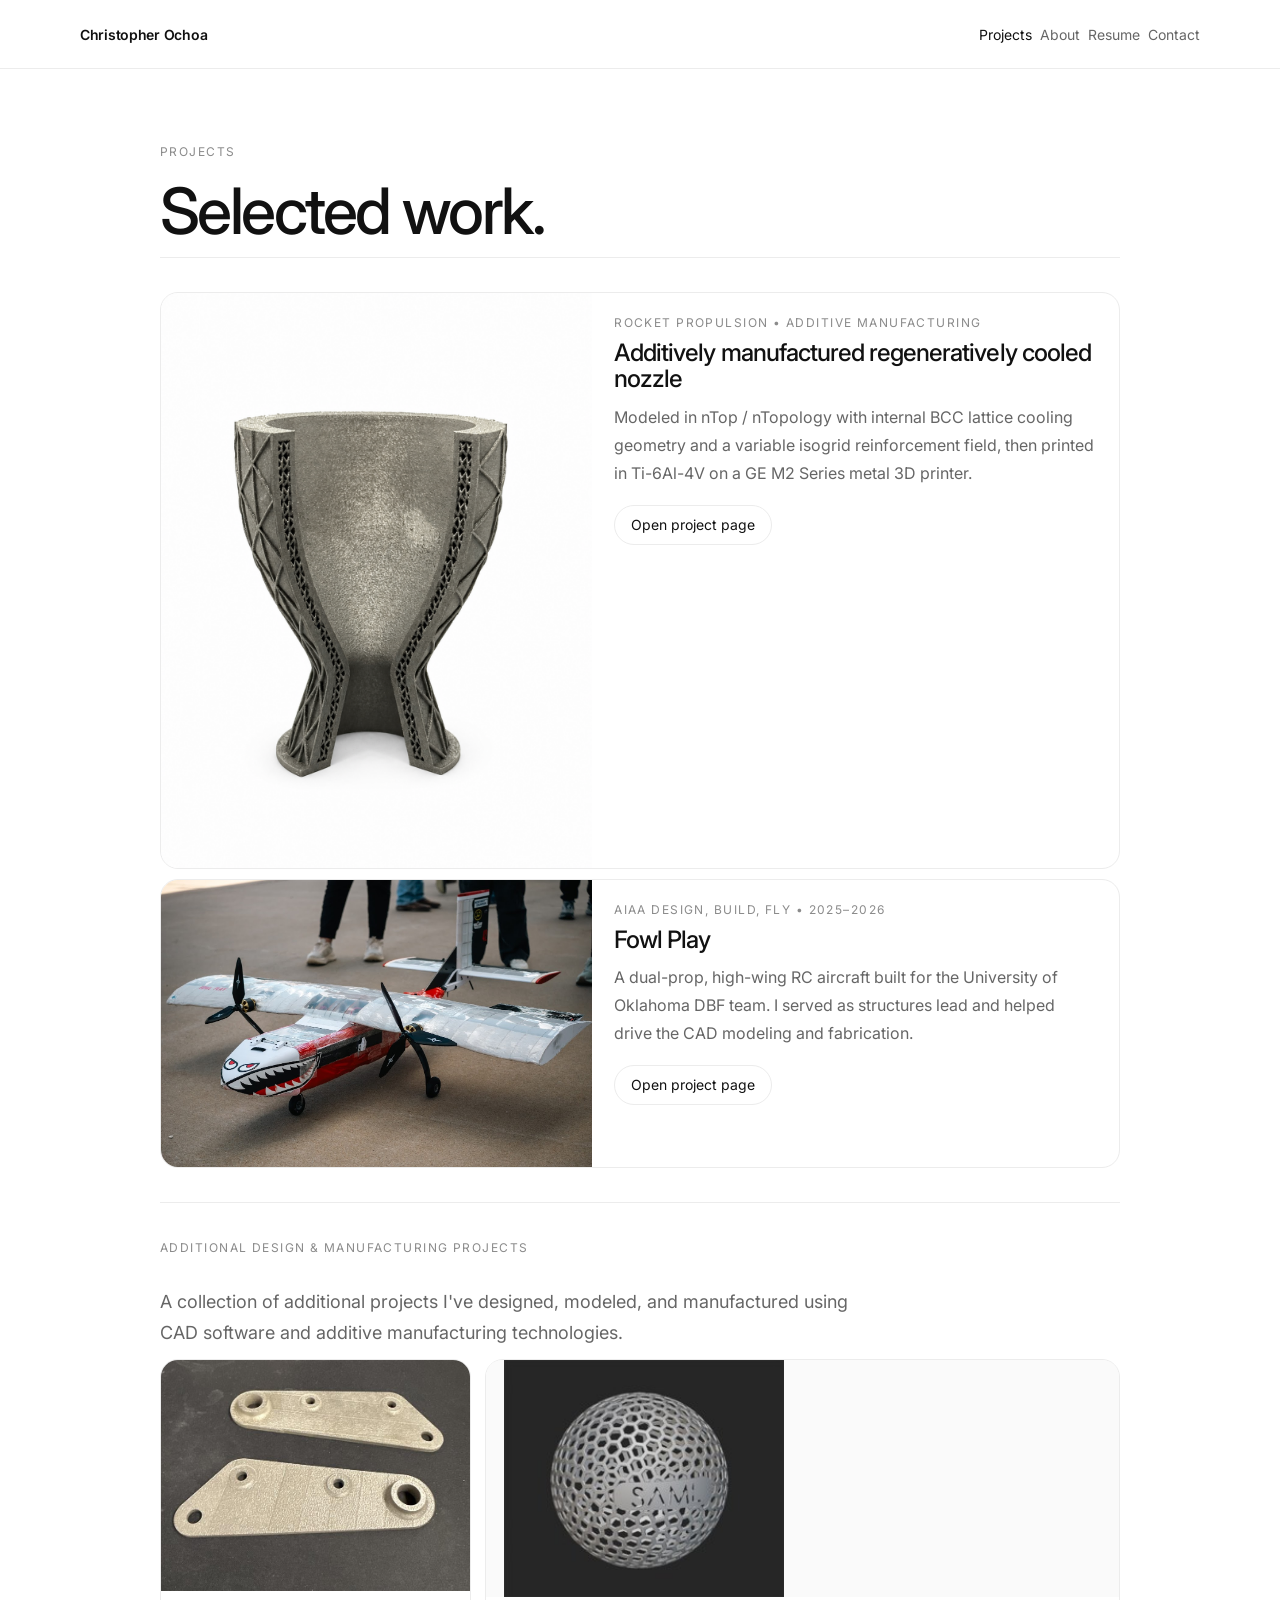
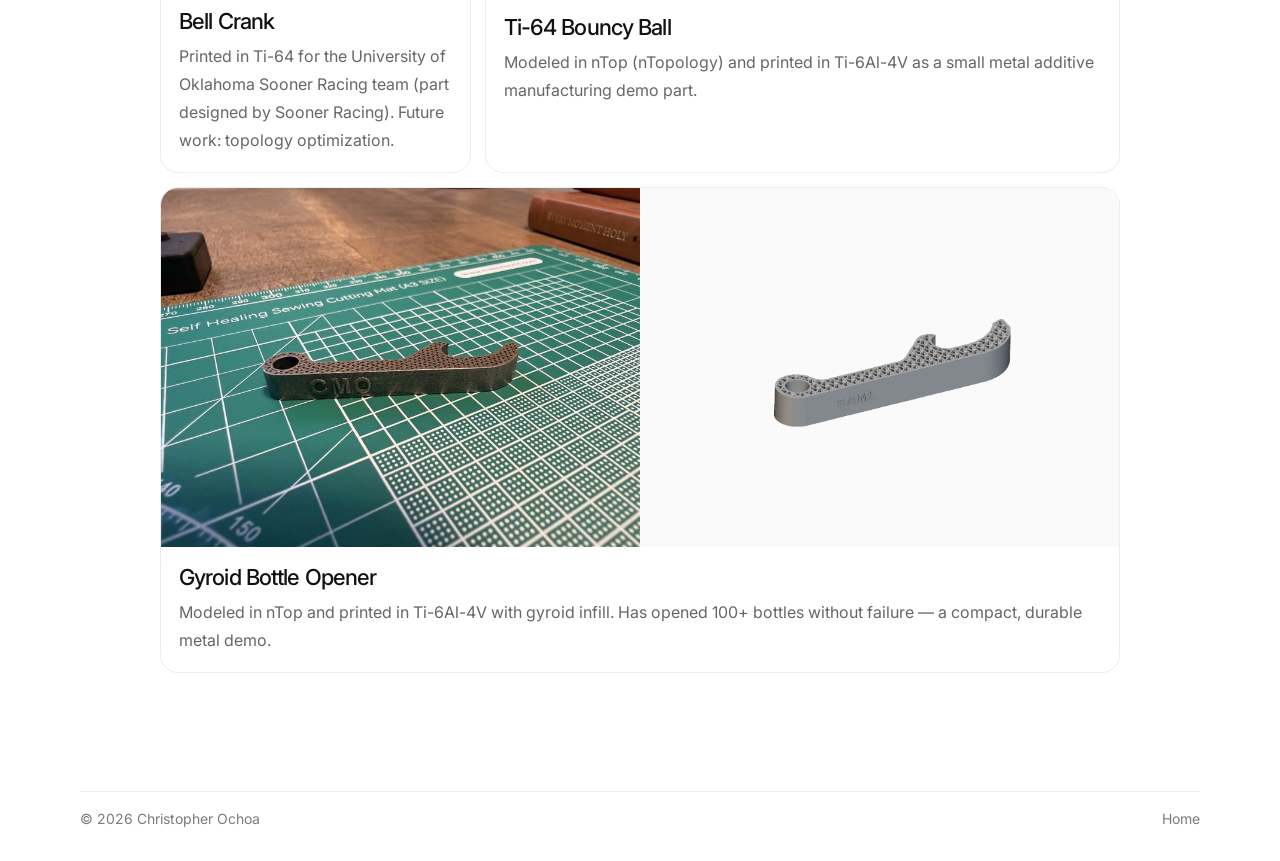
<file: projects.html>
<!DOCTYPE html>
<html lang="en">
<head>
  <meta charset="UTF-8" />
  <meta name="viewport" content="width=device-width, initial-scale=1.0" />
  <meta name="description" content="Christopher Ochoa — projects." />
  <title>Projects — Christopher Ochoa</title>
  <link rel="preconnect" href="https://fonts.googleapis.com">
  <link rel="preconnect" href="https://fonts.gstatic.com" crossorigin>
  <link href="https://fonts.googleapis.com/css2?family=Inter:wght@400;500;600&display=swap" rel="stylesheet">
  <link rel="stylesheet" href="styles.css?v=project-gallery" />
</head>
<body>
  <header class="site-header">
    <div class="shell header-row">
      <a class="brand" href="index.html">Christopher Ochoa</a>
      <nav class="nav" aria-label="Primary">
        <a href="projects.html" aria-current="page">Projects</a>
        <a href="about.html">About</a>
        <a href="resume.html">Resume</a>
        <a href="contact.html">Contact</a>
      </nav>
    </div>
  </header>

  <main class="shell page page-narrow">
    <section class="section-top">
      <p class="eyebrow">Projects</p>
      <h1 class="page-title">Selected work.</h1>
    </section>

    <section class="section stack">
      <a class="project-card project-card-large" href="rocket-nozzle.html">
        <img class="project-card-image" src="images/nozzle/nozzle-01.png" alt="3D-printed rocket nozzle prototype with lattice reinforcement">
        <div class="project-card-body">
          <span class="project-card-kicker">Rocket propulsion • additive manufacturing</span>
          <h2>Additively manufactured regeneratively cooled nozzle</h2>
          <p>
            Modeled in nTop / nTopology with internal BCC lattice cooling geometry and a variable
            isogrid reinforcement field, then printed in Ti-6Al-4V on a GE M2 Series metal 3D printer.
          </p>
          <span class="button-link button-inline">Open project page</span>
        </div>
      </a>

      <a class="project-card project-card-large" href="dbf.html">
        <img class="project-card-image" src="images/dbf/planefront1.jpg" alt="Design Build Fly aircraft on the ground">
        <div class="project-card-body">
          <span class="project-card-kicker">AIAA Design, Build, Fly • 2025–2026</span>
          <h2>Fowl Play</h2>
          <p>
            A dual-prop, high-wing RC aircraft built for the University of Oklahoma DBF team.
            I served as structures lead and helped drive the CAD modeling and fabrication.
          </p>
          <span class="button-link button-inline">Open project page</span>
        </div>
      </a>
    </section>

    <section class="section stack">
      <div class="section-heading">
        <p class="eyebrow">Additional Design &amp; Manufacturing Projects</p>
        <p class="section-intro">A collection of additional projects I've designed, modeled, and manufactured using CAD software and additive manufacturing technologies.</p>
      </div>

      <div class="small-project-grid">
        <article class="small-project-card">
          <img src="images/prints/bell-crank-sooner-racing-ti62.jpg" alt="Titanium bell crank printed for the OU Sooner Racing team">
          <div class="small-project-card-body">
            <h3>Bell Crank</h3>
            <p>Printed in Ti-64 for the University of Oklahoma Sooner Racing team (part designed by Sooner Racing). Future work: topology optimization.</p>
          </div>
        </article>

        <article class="small-project-card small-project-card--wide">
          <div class="small-project-media" aria-label="Photos and video of the 30 mm Ti64 bouncy ball">
            <img src="images/prints/ti64-bouncy-ball-30mm-01.jpg" alt="30 mm Ti64 bouncy ball metal 3D print">
            <div class="small-project-video-wrap">
              <iframe class="small-project-video" src="https://www.youtube.com/embed/QBLMr8JsxSs" title="Ti-64 30 mm Bouncy Ball — Drop Test" frameborder="0" allow="accelerometer; autoplay; clipboard-write; encrypted-media; gyroscope; picture-in-picture" allowfullscreen></iframe>
            </div>
          </div>
          <div class="small-project-card-body">
            <h3>Ti-64 Bouncy Ball</h3>
            <p>Modeled in nTop (nTopology) and printed in Ti-6Al-4V as a small metal additive manufacturing demo part.</p>
          </div>
        </article>

        <article class="small-project-card small-project-card--wide small-project-card--full">
          <div class="small-project-media" aria-label="Photos and render of the gyroid bottle opener">
            <img src="images/prints/bottle-opener-ti64-2026.png" alt="Ti-6Al-4V bottle opener with gyroid infill, printed and finished">
            <img src="images/prints/bottle-opener-render-2026.png" alt="CAD render of the gyroid bottle opener modeled in nTop">
          </div>
          <div class="small-project-card-body">
            <h3>Gyroid Bottle Opener</h3>
            <p>Modeled in nTop and printed in Ti-6Al-4V with gyroid infill. Has opened 100+ bottles without failure — a compact, durable metal demo.</p>
          </div>
        </article>
      </div>
    </section>
  </main>

  <footer class="shell footer">
    <span>© <span id="year"></span> Christopher Ochoa</span>
    <a class="text-link" href="index.html">Home</a>
  </footer>

  <script src="script.js"></script>
</body>
</html>
</file>
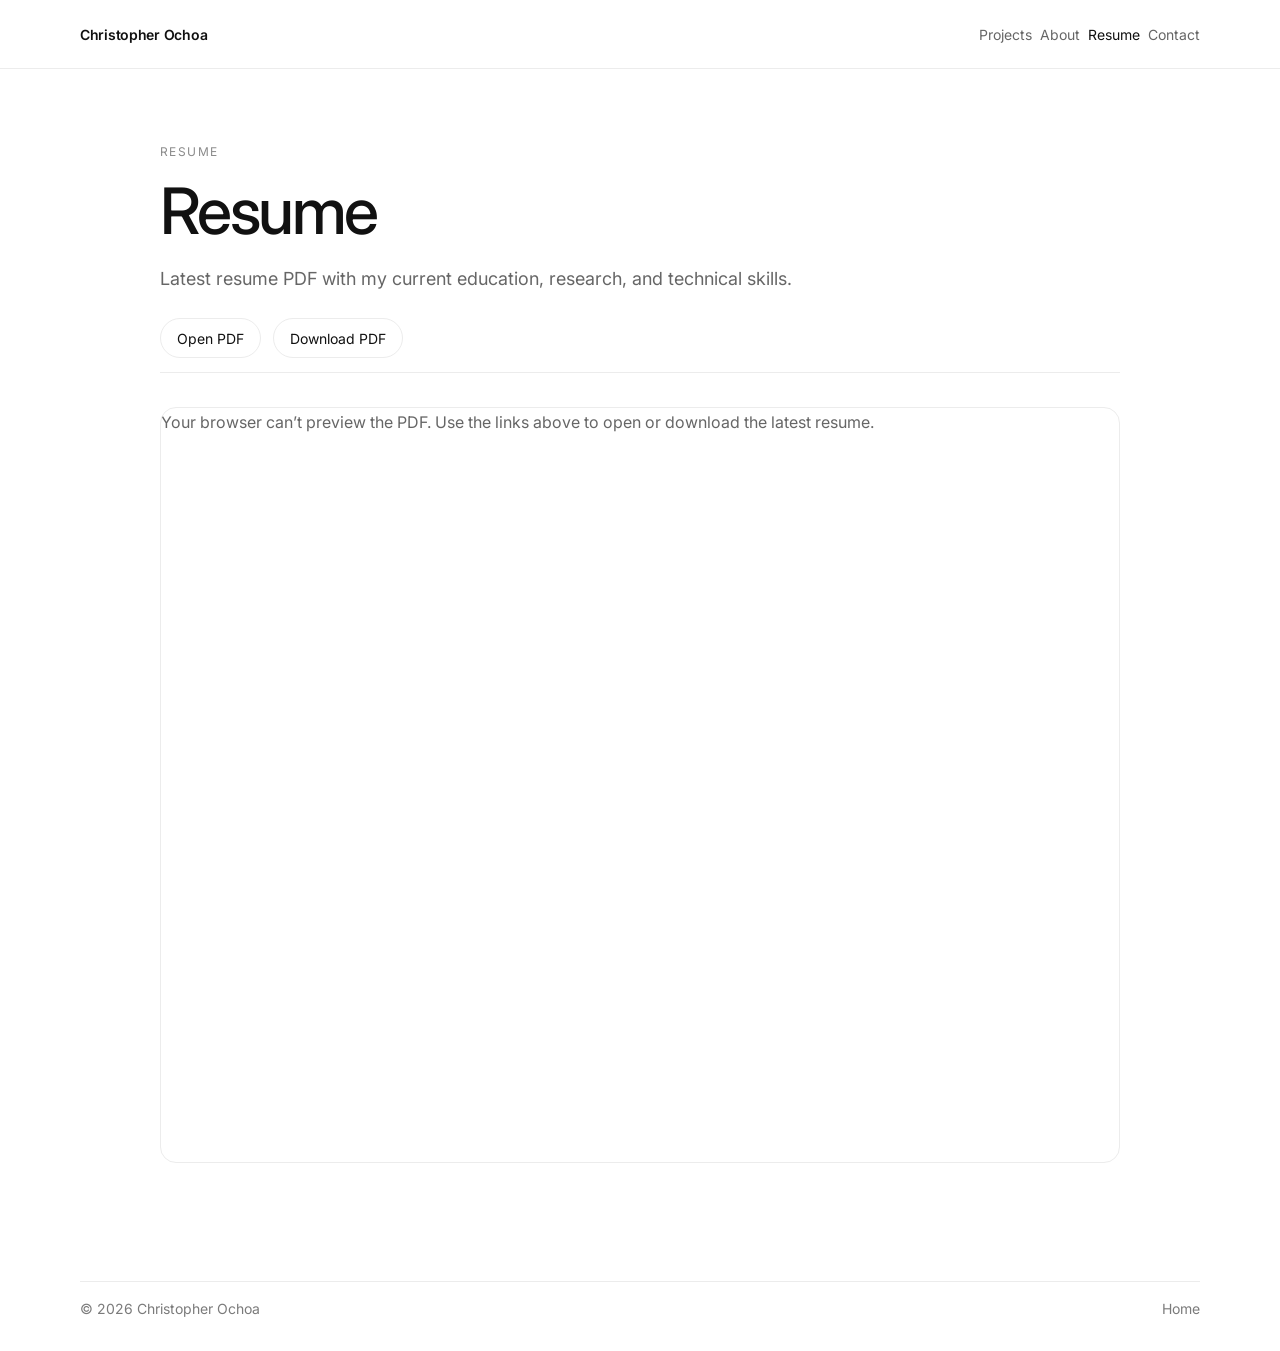
<file: resume.html>
<!DOCTYPE html>
<html lang="en">
<head>
  <meta charset="UTF-8" />
  <meta name="viewport" content="width=device-width, initial-scale=1.0" />
  <meta name="description" content="Christopher Ochoa — latest resume and PDF preview." />
  <title>Resume — Christopher Ochoa</title>
  <link rel="preconnect" href="https://fonts.googleapis.com">
  <link rel="preconnect" href="https://fonts.gstatic.com" crossorigin>
  <link href="https://fonts.googleapis.com/css2?family=Inter:wght@400;500;600&display=swap" rel="stylesheet">
  <link rel="stylesheet" href="styles.css" />
</head>
<body>
  <header class="site-header">
    <div class="shell header-row">
      <a class="brand" href="index.html">Christopher Ochoa</a>
      <nav class="nav" aria-label="Primary">
        <a href="projects.html">Projects</a>
        <a href="about.html">About</a>
        <a href="resume.html" aria-current="page">Resume</a>
        <a href="contact.html">Contact</a>
      </nav>
    </div>
  </header>

  <main class="shell page page-narrow">
    <section class="section-top">
      <p class="eyebrow">Resume</p>
      <h1 class="page-title">Resume</h1>
      <p class="section-intro">Latest resume PDF with my current education, research, and technical skills.</p>
      <div class="hero-links">
        <a class="button-link" href="Chris_Ochoa_Resume.pdf" target="_blank" rel="noreferrer">Open PDF</a>
        <a class="button-link" href="Chris_Ochoa_Resume.pdf" download>Download PDF</a>
      </div>
    </section>

    <section class="section">
      <object class="resume-frame" data="Chris_Ochoa_Resume.pdf" type="application/pdf">
        <p>
          Your browser can’t preview the PDF. Use the links above to open or download the latest resume.
        </p>
      </object>
    </section>
  </main>

  <footer class="shell footer">
    <span>© <span id="year"></span> Christopher Ochoa</span>
    <a class="text-link" href="index.html">Home</a>
  </footer>

  <script src="script.js"></script>
</body>
</html>
</file>
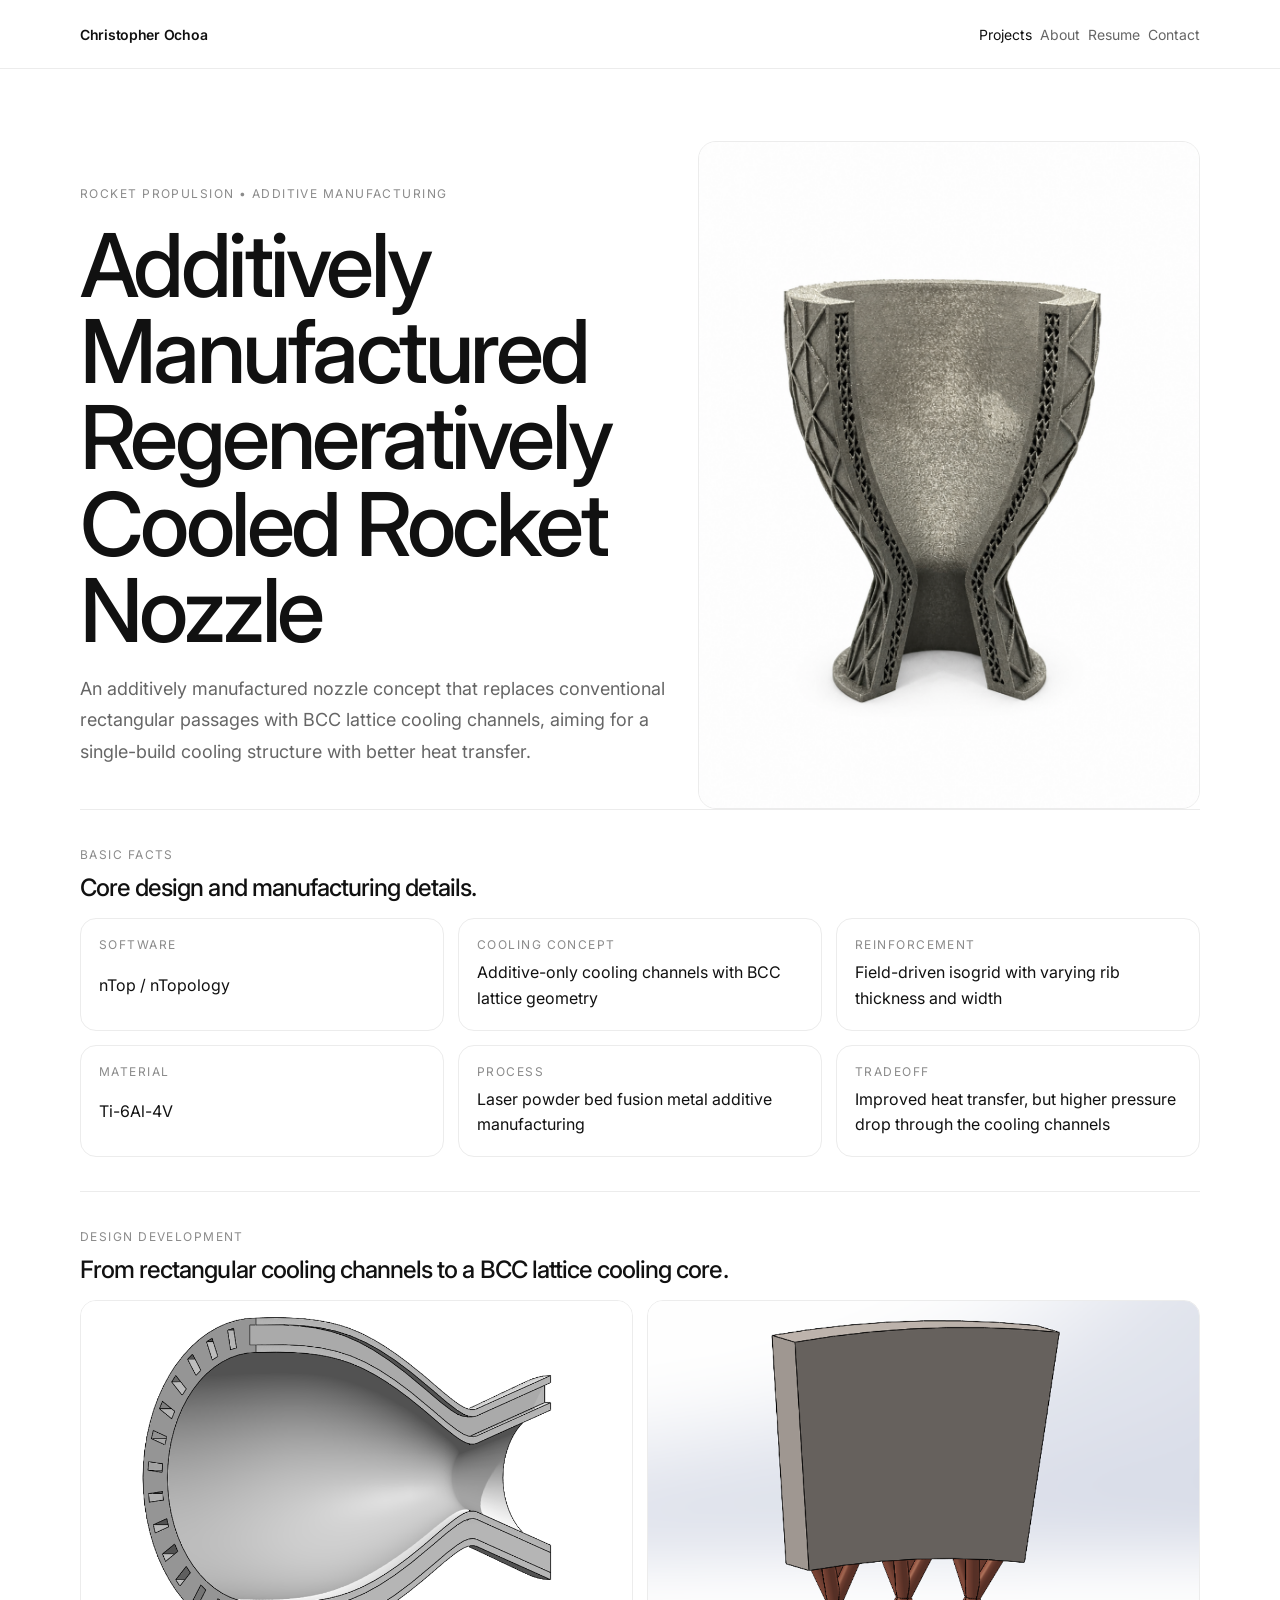
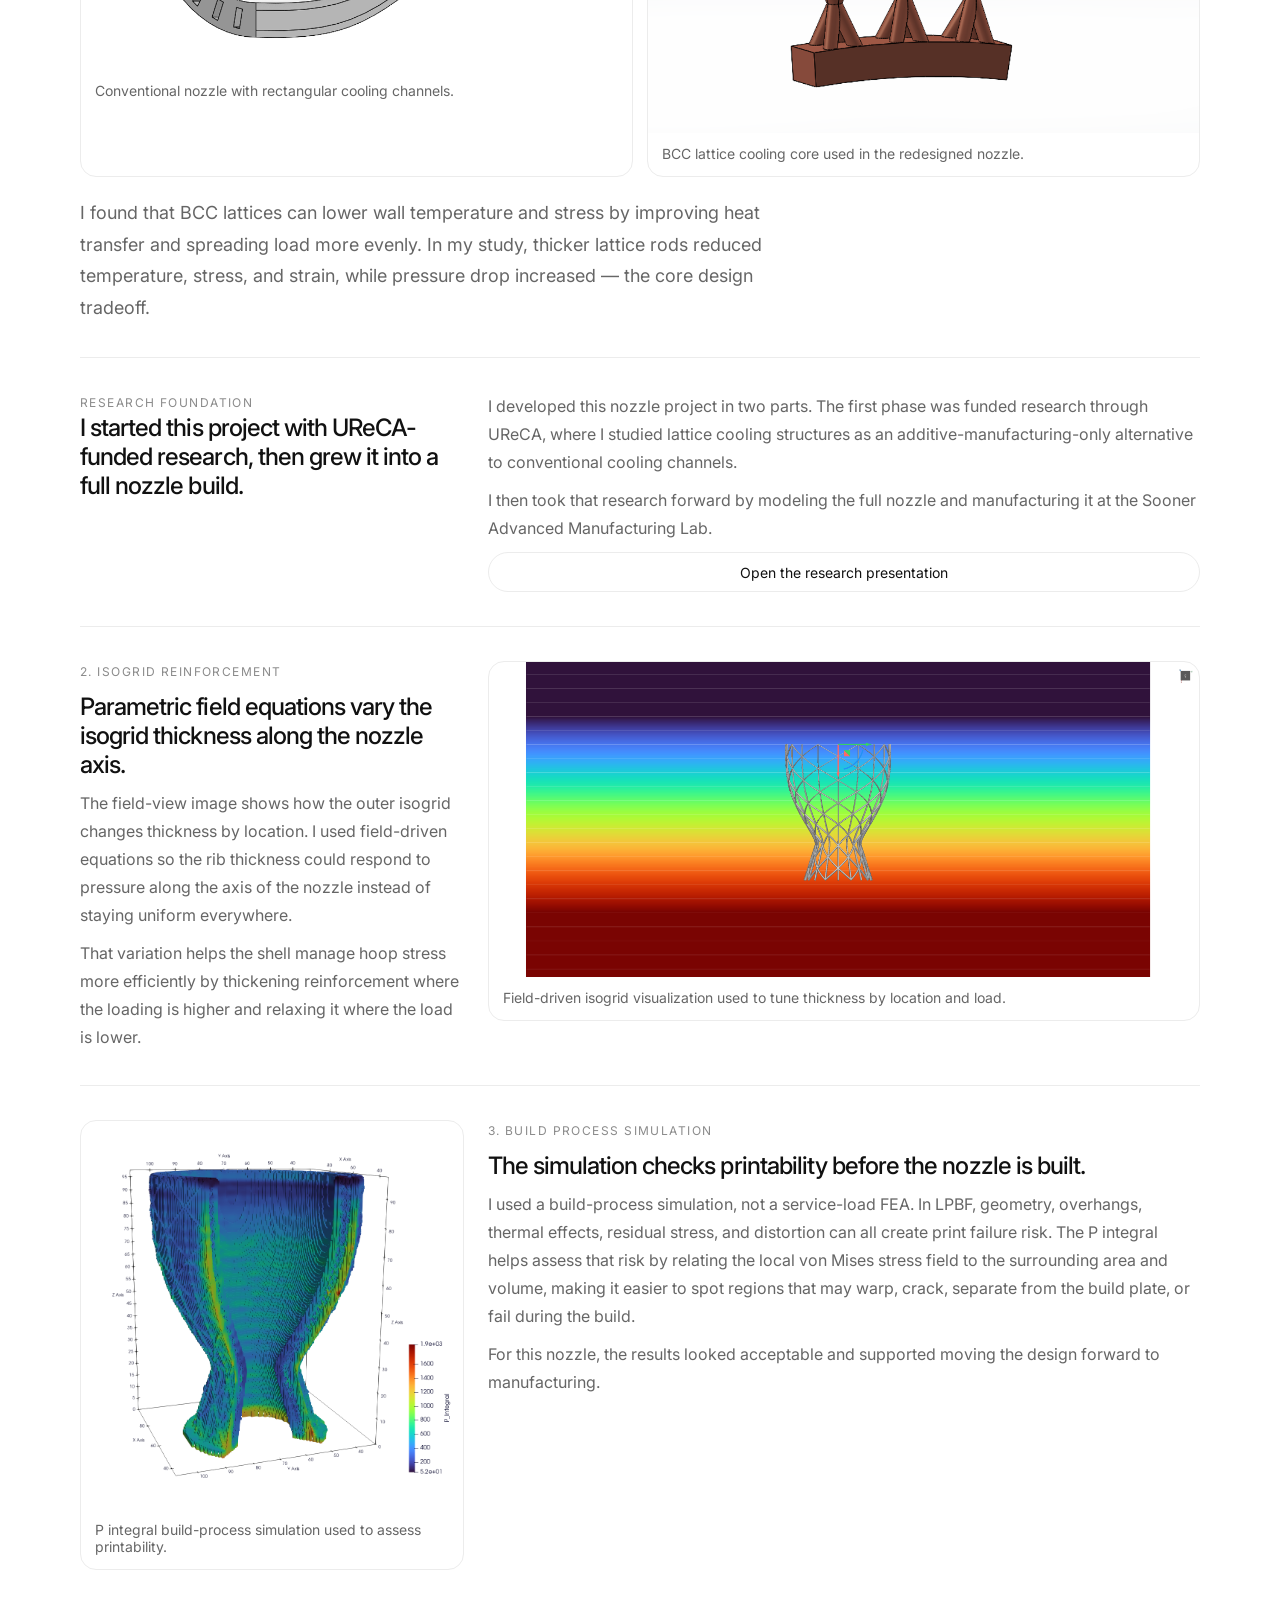
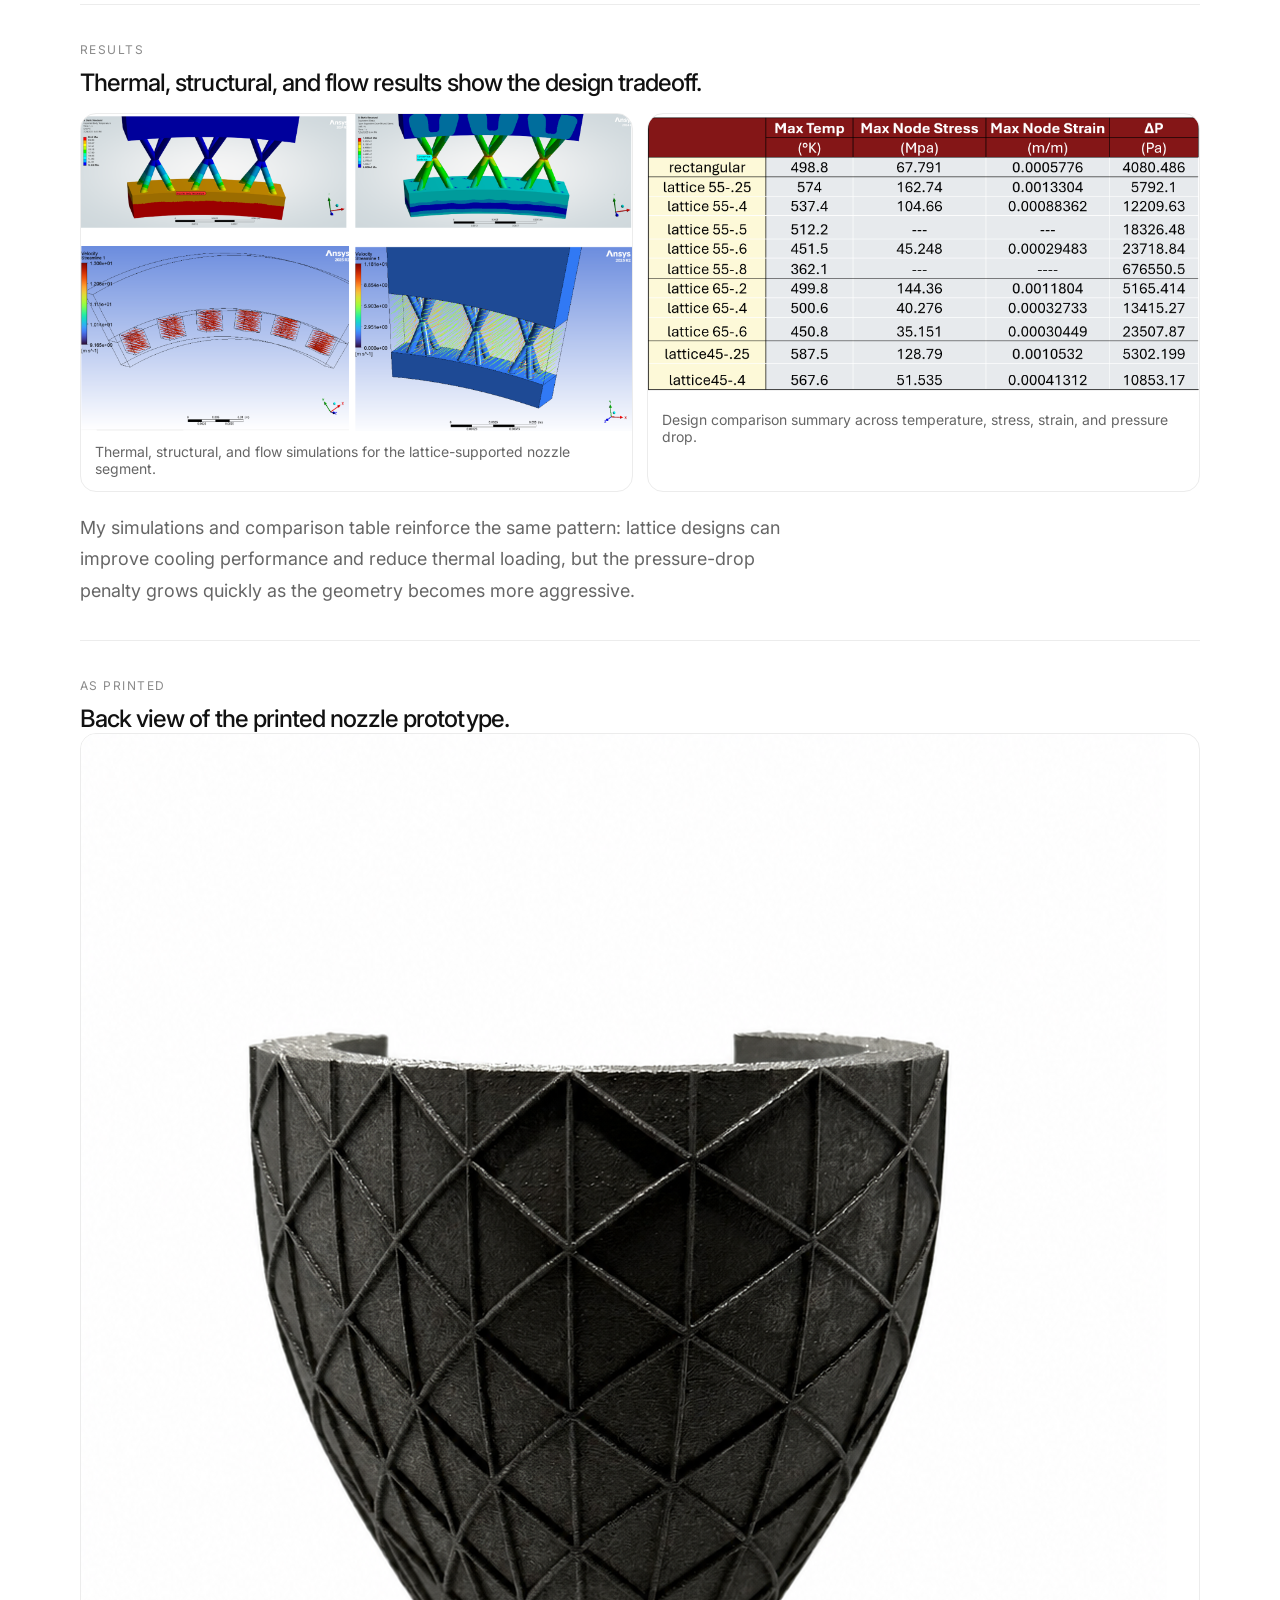
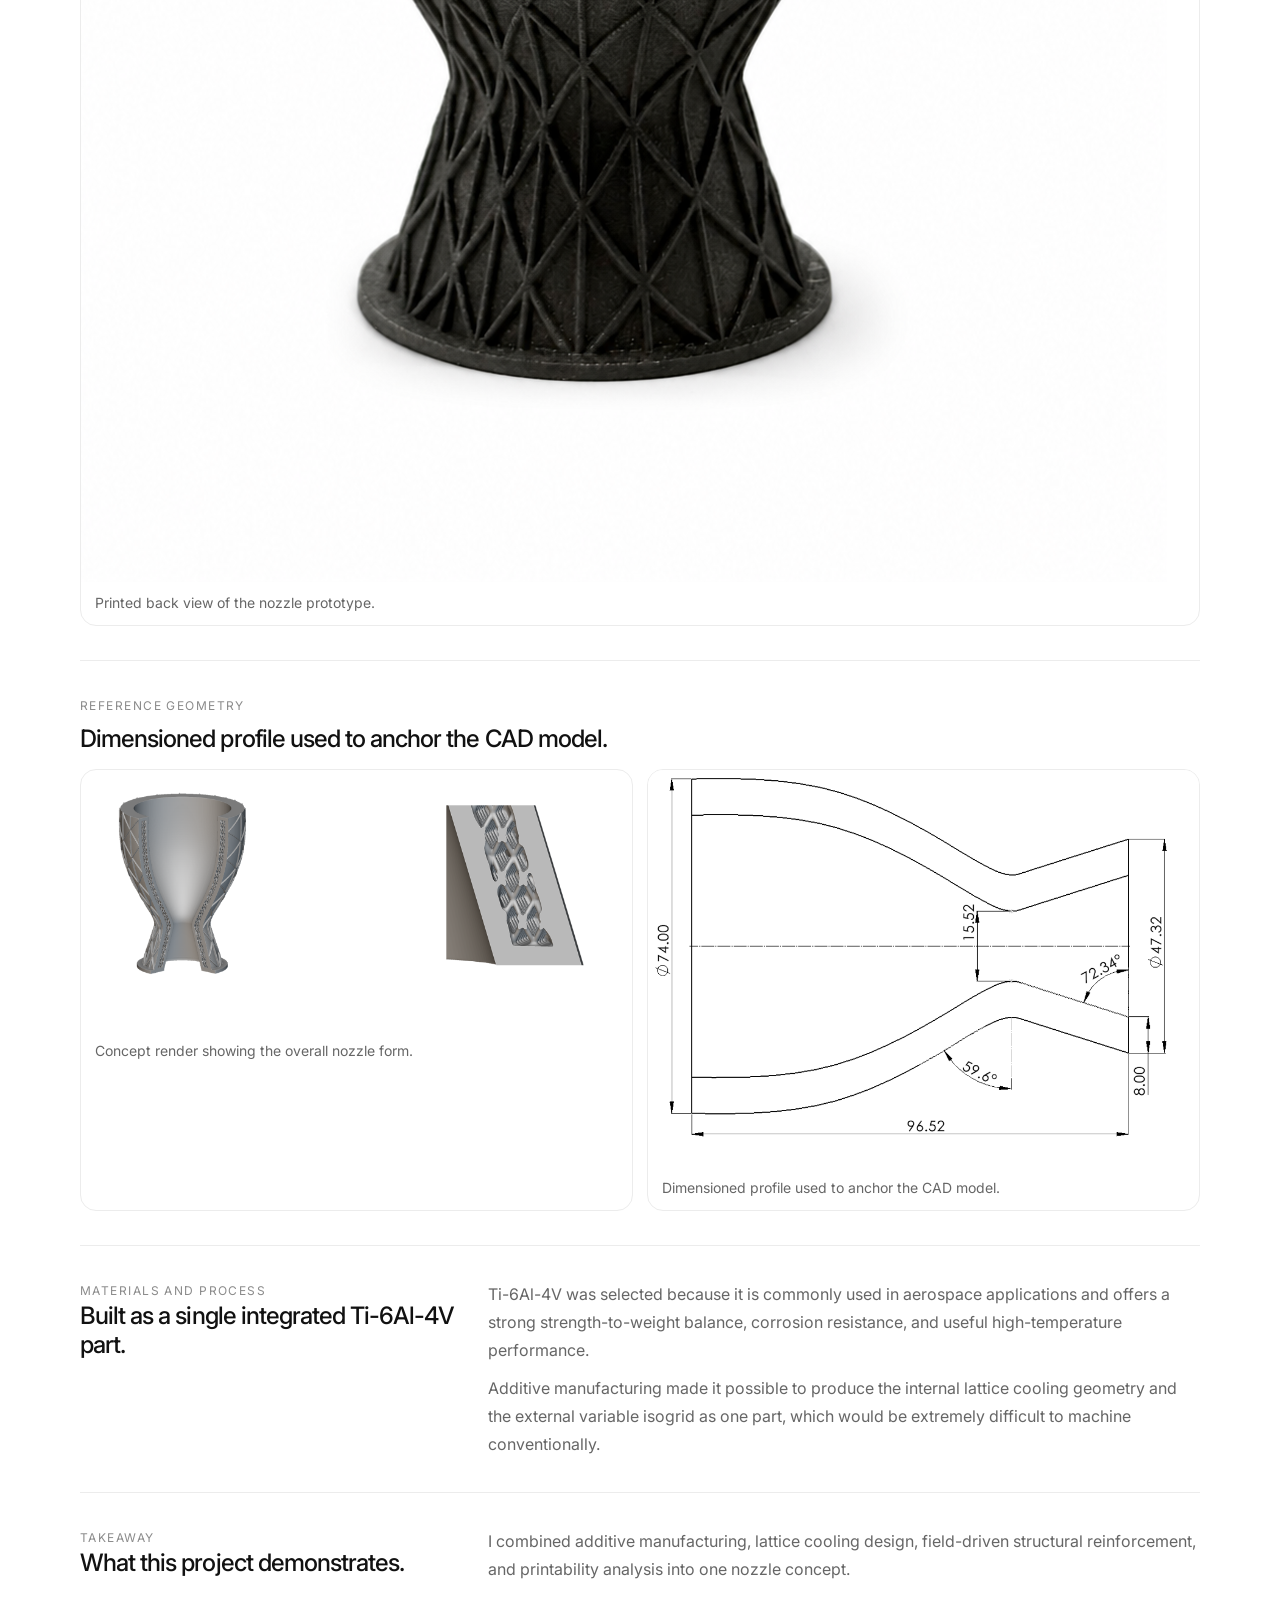
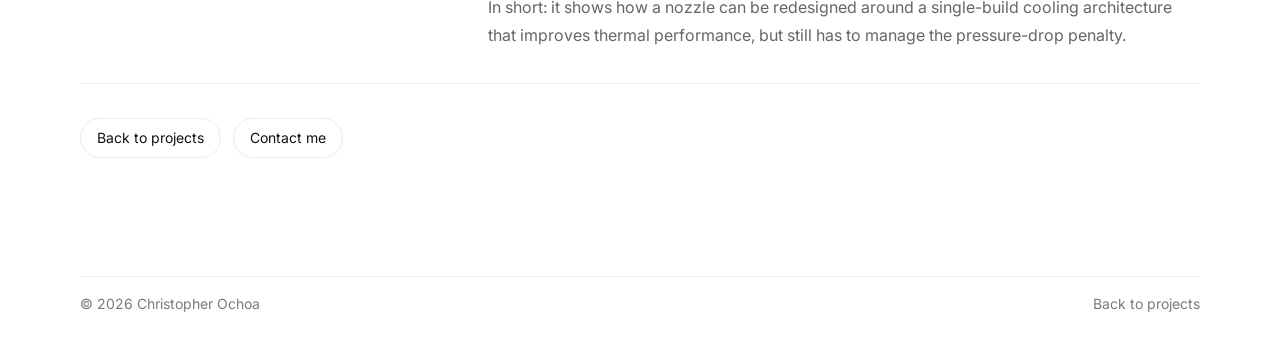
<file: rocket-nozzle.html>
<!DOCTYPE html>
<html lang="en">
<head>
  <meta charset="UTF-8" />
  <meta name="viewport" content="width=device-width, initial-scale=1.0" />
  <meta name="description" content="Christopher Ochoa — rocket nozzle project details." />
  <title>Rocket Nozzle — Christopher Ochoa</title>
  <link rel="preconnect" href="https://fonts.googleapis.com">
  <link rel="preconnect" href="https://fonts.gstatic.com" crossorigin>
  <link href="https://fonts.googleapis.com/css2?family=Inter:wght@400;500;600&display=swap" rel="stylesheet">
  <link rel="stylesheet" href="styles.css" />
</head>
<body>
  <header class="site-header">
    <div class="shell header-row">
      <a class="brand" href="index.html">Christopher Ochoa</a>
      <nav class="nav" aria-label="Primary">
        <a href="projects.html" aria-current="page">Projects</a>
        <a href="about.html">About</a>
        <a href="resume.html">Resume</a>
        <a href="contact.html">Contact</a>
      </nav>
    </div>
  </header>

  <main class="shell page page-wide">
    <section class="detail-hero">
      <div class="detail-hero-copy">
        <p class="eyebrow">Rocket propulsion • additive manufacturing</p>
        <h1 class="page-title">Additively Manufactured Regeneratively Cooled Rocket Nozzle</h1>
        <p class="section-intro">
          An additively manufactured nozzle concept that replaces conventional rectangular passages with BCC lattice cooling channels, aiming for a single-build cooling structure with better heat transfer.
        </p>
      </div>
      <figure class="detail-hero-image-wrap project-hero-image-wrap">
        <img class="detail-hero-image" src="images/nozzle/nozzle-01.png" alt="Photograph of the additively manufactured rocket nozzle prototype" loading="eager" decoding="async" />
      </figure>
    </section>
    <section class="section">
      <div class="section-heading">
        <p class="eyebrow">Basic facts</p>
        <h2>Core design and manufacturing details.</h2>
      </div>
      <div class="fact-grid">
        <div class="fact-card"><span class="fact-label">Software</span><span class="fact-value">nTop / nTopology</span></div>
        <div class="fact-card"><span class="fact-label">Cooling concept</span><span class="fact-value">Additive-only cooling channels with BCC lattice geometry</span></div>
        <div class="fact-card"><span class="fact-label">Reinforcement</span><span class="fact-value">Field-driven isogrid with varying rib thickness and width</span></div>
        <div class="fact-card"><span class="fact-label">Material</span><span class="fact-value">Ti-6Al-4V</span></div>
        <div class="fact-card"><span class="fact-label">Process</span><span class="fact-value">Laser powder bed fusion metal additive manufacturing</span></div>
        <div class="fact-card"><span class="fact-label">Tradeoff</span><span class="fact-value">Improved heat transfer, but higher pressure drop through the cooling channels</span></div>
      </div>
    </section>

    <section class="section">
      <div class="section-heading">
        <p class="eyebrow">Design development</p>
        <h2>From rectangular cooling channels to a BCC lattice cooling core.</h2>
      </div>
      <div class="gallery-grid">
        <figure class="media-card">
          <img src="images/nozzle/nozzle-section-render.png" alt="Gray CAD cross-section of a flared duct or nozzle with a slotted rim and narrowing outlet" loading="lazy" decoding="async" />
          <figcaption>Conventional nozzle with rectangular cooling channels.</figcaption>
        </figure>
        <figure class="media-card">
          <img src="images/nozzle/nozzle-bcc-core.png" alt="Stylized BCC lattice cooling core supporting the redesigned nozzle structure" loading="lazy" decoding="async" />
          <figcaption>BCC lattice cooling core used in the redesigned nozzle.</figcaption>
        </figure>
      </div>
      <p class="section-intro">
        I found that BCC lattices can lower wall temperature and stress by improving heat transfer and spreading load more evenly. In my study, thicker lattice rods reduced temperature, stress, and strain, while pressure drop increased — the core design tradeoff.
      </p>
    </section>

    <section class="section split">
      <div>
        <p class="eyebrow">Research foundation</p>
        <h2>I started this project with UReCA-funded research, then grew it into a full nozzle build.</h2>
      </div>
      <div class="stack">
        <p>
          I developed this nozzle project in two parts. The first phase was funded research through UReCA, where I studied lattice cooling structures as an additive-manufacturing-only alternative to conventional cooling channels.
        </p>
        <p>
          I then took that research forward by modeling the full nozzle and manufacturing it at the Sooner Advanced Manufacturing Lab.
        </p>
        <a class="button-link" href="docs/UReCA_research_presentation.pdf">Open the research presentation</a>
      </div>
    </section>

    <section class="section split">
      <div class="stack">
        <p class="eyebrow">2. Isogrid reinforcement</p>
        <h2>Parametric field equations vary the isogrid thickness along the nozzle axis.</h2>
        <p>
          The field-view image shows how the outer isogrid changes thickness by location. I used field-driven
          equations so the rib thickness could respond to pressure along the axis of the nozzle instead of staying
          uniform everywhere.
        </p>
        <p>
          That variation helps the shell manage hoop stress more efficiently by thickening reinforcement where the
          loading is higher and relaxing it where the load is lower.
        </p>
      </div>
      <figure class="media-card">
        <img src="images/nozzle/nozzle-field-view.png" alt="Gray hourglass-shaped isogrid lattice structure on a rainbow scalar field background" loading="lazy" decoding="async" />
        <figcaption>Field-driven isogrid visualization used to tune thickness by location and load.</figcaption>
      </figure>
    </section>

    <section class="section split">
      <figure class="media-card">
        <img src="images/nozzle/nozzle-fea-pintegral.png" alt="3D scientific visualization of a funnel-shaped mesh model with a blue-to-red false-color scale, axis labels, and a color bar labeled P Integral" loading="lazy" decoding="async" />
        <figcaption>P integral build-process simulation used to assess printability.</figcaption>
      </figure>
      <div class="stack">
        <p class="eyebrow">3. Build process simulation</p>
        <h2>The simulation checks printability before the nozzle is built.</h2>
        <p>
          I used a build-process simulation, not a service-load FEA. In LPBF, geometry, overhangs, thermal effects,
          residual stress, and distortion can all create print failure risk. The P integral helps assess that risk by
          relating the local von Mises stress field to the surrounding area and volume, making it easier to spot regions that
          may warp, crack, separate from the build plate, or fail during the build.
        </p>
        <p>
          For this nozzle, the results looked acceptable and supported moving the design forward to manufacturing.
        </p>
      </div>
    </section>

    <section class="section">
      <div class="section-heading">
        <p class="eyebrow">Results</p>
        <h2>Thermal, structural, and flow results show the design tradeoff.</h2>
      </div>
      <div class="gallery-grid">
        <figure class="media-card">
          <img src="images/nozzle/nozzle-results-collage.png" alt="Four-panel ANSYS results collage showing thermal, stress, and velocity streamline visualizations for the lattice nozzle structure" loading="lazy" decoding="async" />
          <figcaption>Thermal, structural, and flow simulations for the lattice-supported nozzle segment.</figcaption>
        </figure>
        <figure class="media-card">
          <img src="images/nozzle/nozzle-results-table.png" alt="Results table comparing rectangular and lattice nozzle designs by maximum temperature, stress, strain, and pressure drop" loading="lazy" decoding="async" />
          <figcaption>Design comparison summary across temperature, stress, strain, and pressure drop.</figcaption>
        </figure>
      </div>
      <p class="section-intro">
        My simulations and comparison table reinforce the same pattern: lattice designs can improve cooling performance and reduce thermal loading, but the pressure-drop penalty grows quickly as the geometry becomes more aggressive.
      </p>
    </section>

    <section class="section">
      <div class="section-heading">
        <p class="eyebrow">As printed</p>
        <h2>Back view of the printed nozzle prototype.</h2>
      </div>
      <figure class="media-card">
        <img src="images/nozzle/nozzle-02.png" alt="Back view of the additively manufactured rocket nozzle after printing" loading="lazy" decoding="async" />
        <figcaption>Printed back view of the nozzle prototype.</figcaption>
      </figure>
    </section>

    <section class="section">
      <div class="section-heading">
        <p class="eyebrow">Reference geometry</p>
        <h2>Dimensioned profile used to anchor the CAD model.</h2>
      </div>
      <div class="gallery-grid">
        <figure class="media-card">
          <img src="images/nozzle/nozzle-concept-render.png" alt="Lattice-reinforced nozzle concept render with a main nozzle view and a structural detail inset" loading="lazy" decoding="async" />
          <figcaption>Concept render showing the overall nozzle form.</figcaption>
        </figure>
        <figure class="media-card">
          <img src="images/nozzle/nozzle-dimensioned-profile.png" alt="Technical drawing of a curved tapered mechanical part with dimensions and angle annotations" loading="lazy" decoding="async" />
          <figcaption>Dimensioned profile used to anchor the CAD model.</figcaption>
        </figure>
      </div>
    </section>

    <section class="section split">
      <div>
        <p class="eyebrow">Materials and process</p>
        <h2>Built as a single integrated Ti-6Al-4V part.</h2>
      </div>
      <div class="stack">
        <p>
          Ti-6Al-4V was selected because it is commonly used in aerospace applications and offers a strong
          strength-to-weight balance, corrosion resistance, and useful high-temperature performance.
        </p>
        <p>
          Additive manufacturing made it possible to produce the internal lattice cooling geometry and the
          external variable isogrid as one part, which would be extremely difficult to machine conventionally.
        </p>
      </div>
    </section>

    <section class="section split">
      <div>
        <p class="eyebrow">Takeaway</p>
        <h2>What this project demonstrates.</h2>
      </div>
      <div class="stack">
        <p>
          I combined additive manufacturing, lattice cooling design, field-driven structural reinforcement, and printability analysis into one nozzle concept.
        </p>
        <p>
          In short: it shows how a nozzle can be redesigned around a single-build cooling architecture that improves thermal performance, but still has to manage the pressure-drop penalty.
        </p>
      </div>
    </section>

    <section class="section">
      <div class="report-grid">
        <div class="report-links">
          <a class="button-link" href="projects.html">Back to projects</a>
          <a class="button-link" href="contact.html">Contact me</a>
        </div>
      </div>
    </section>
  </main>

  <footer class="shell footer">
    <span>© <span id="year"></span> Christopher Ochoa</span>
    <a class="text-link" href="projects.html">Back to projects</a>
  </footer>

  <script src="script.js"></script>
</body>
</html>
</file>
<file: styles.css>
:root {
  --bg: #ffffff;
  --text: #111111;
  --muted: #666666;
  --line: #ececec;
  --soft: #f7f7f7;
  --max: 1120px;
}

* { box-sizing: border-box; }
html { scroll-behavior: smooth; }
body {
  margin: 0;
  font-family: 'Inter', system-ui, -apple-system, BlinkMacSystemFont, 'Segoe UI', sans-serif;
  background: var(--bg);
  color: var(--text);
}

img, object, video { display: block; max-width: 100%; }
a { color: inherit; text-decoration: none; }
p { margin: 0; color: var(--muted); line-height: 1.75; }
h1, h2, h3 { margin: 0; font-weight: 500; letter-spacing: -0.04em; }

.shell {
  width: min(var(--max), calc(100% - 40px));
  margin: 0 auto;
}

.site-header { border-bottom: 1px solid var(--line); }
.header-row {
  min-height: 68px;
  display: flex;
  align-items: center;
  justify-content: space-between;
  gap: 18px;
}

.brand {
  font-size: 14px;
  font-weight: 600;
  letter-spacing: -0.02em;
}

.nav {
  display: flex;
  gap: 8px;
  flex-wrap: wrap;
  justify-content: flex-end;
}

.nav a {
  color: var(--muted);
  font-size: 14px;
  padding: 6px 0;
}

.nav a:hover,
.nav a:focus-visible,
.text-link:hover,
.text-link:focus-visible {
  color: var(--text);
}

.nav a[aria-current="page"] { color: var(--text); }

.page { padding: 72px 0 84px; }
.page-narrow { max-width: 960px; }
.page-wide { max-width: 1260px; }

.section-top { padding-bottom: 14px; }
.section { padding: 34px 0; border-top: 1px solid var(--line); }
.section-heading { display: grid; gap: 8px; }
.section-intro { margin-top: 20px; max-width: 720px; font-size: 18px; }

.hero { padding: 18px 0 80px; }
.hero-simple h1 {
  margin-top: 14px;
  max-width: 12ch;
  font-size: clamp(36px, 5vw, 58px);
  line-height: 1.02;
}
.hero-grid {
  display: grid;
  grid-template-columns: minmax(0, 1.35fr) minmax(280px, 0.65fr);
  gap: 48px;
  align-items: center;
}
.hero-copy { max-width: 860px; }
.hero-links {
  display: flex;
  flex-wrap: wrap;
  gap: 12px;
  margin-top: 24px;
}
.simple-card { padding: 16px 18px; }

.button-link {
  display: inline-flex;
  align-items: center;
  justify-content: center;
  min-height: 40px;
  padding: 0 16px;
  border: 1px solid var(--line);
  border-radius: 999px;
  background: #fff;
  color: var(--text);
  font-size: 14px;
}
.button-link:hover,
.button-link:focus-visible { background: var(--soft); }
.button-inline { margin-top: 8px; width: fit-content; }

.portrait-card {
  margin: 0;
  justify-self: end;
  width: min(360px, 100%);
  background: #fff;
  border: 1px solid var(--line);
  border-radius: 18px;
  padding: 12px;
}
.portrait-image {
  width: 100%;
  aspect-ratio: 4 / 5;
  object-fit: cover;
  object-position: center top;
  border-radius: 12px;
  background: #fafafa;
}

.about-hero {
  display: grid;
  grid-template-columns: minmax(0, 1.15fr) minmax(300px, 0.85fr);
  gap: 40px;
  align-items: start;
}
.about-copy {
  margin-top: 20px;
  max-width: 58ch;
}
.about-portrait {
  align-self: start;
  width: min(420px, 100%);
}

.kicker,
.eyebrow {
  font-size: 12px;
  letter-spacing: 0.12em;
  text-transform: uppercase;
  color: #8b8b8b;
}

.hero h1,
.page-title {
  margin-top: 18px;
  max-width: 13ch;
  font-size: clamp(42px, 7vw, 88px);
  line-height: 0.98;
}

.hero-grid .hero-copy h1 {
  max-width: 16ch;
  font-size: clamp(30px, 4.2vw, 56px);
  line-height: 1.06;
}

.section-top .page-title {
  font-size: clamp(38px, 5.2vw, 64px);
  max-width: 13ch;
}

.intro {
  margin-top: 22px;
  max-width: 620px;
  font-size: 18px;
}

.overview-grid {
  margin-top: 18px;
  display: grid;
  grid-template-columns: repeat(4, minmax(0, 1fr));
  gap: 14px;
}
.info-card,
.contact-card {
  display: flex;
  flex-direction: column;
  gap: 8px;
  padding: 18px;
  border: 1px solid var(--line);
  border-radius: 16px;
  background: #fff;
}
.info-card:hover,
.info-card:focus-visible,
.contact-card:hover,
.contact-card:focus-visible,
.project-card:hover,
.project-card:focus-visible,
.gallery-item a:hover,
.gallery-item a:focus-visible {
  border-color: #d8d8d8;
  background: var(--soft);
}
.info-card-title,
.contact-label,
.project-card-kicker,
.fact-label {
  font-size: 12px;
  letter-spacing: 0.12em;
  text-transform: uppercase;
  color: #8b8b8b;
}
.info-card-text,
.contact-value,
.fact-value {
  color: var(--text);
  line-height: 1.6;
}

.split {
  display: grid;
  grid-template-columns: minmax(0, 0.7fr) minmax(0, 1.3fr);
  gap: 24px;
  align-items: start;
}
.feature-split {
  align-items: stretch;
}
.stack {
  display: grid;
  gap: 10px;
}

.timeline {
  display: grid;
  gap: 16px;
  margin-top: 18px;
}
.timeline-tabs {
  display: flex;
  flex-wrap: wrap;
  gap: 10px;
}
.timeline-step {
  appearance: none;
  border: 1px solid var(--line);
  border-radius: 999px;
  background: #fff;
  color: var(--muted);
  font: inherit;
  font-size: 14px;
  padding: 10px 14px;
  cursor: pointer;
  transition: background .18s ease, border-color .18s ease, color .18s ease, transform .18s ease;
}
.timeline-step:hover,
.timeline-step:focus-visible {
  background: var(--soft);
  color: var(--text);
}
.timeline-step.is-active {
  background: var(--text);
  border-color: var(--text);
  color: #fff;
}
.timeline-panel {
  border: 1px solid var(--line);
  border-radius: 20px;
  background: #fff;
  padding: 24px;
  display: grid;
  gap: 12px;
}
.timeline-panel h3 {
  font-size: clamp(24px, 3vw, 32px);
  line-height: 1.05;
}
.timeline-meta {
  display: flex;
  flex-wrap: wrap;
  gap: 8px;
}
.timeline-chip {
  display: inline-flex;
  align-items: center;
  min-height: 32px;
  padding: 0 12px;
  border-radius: 999px;
  background: var(--soft);
  color: var(--text);
  font-size: 13px;
  line-height: 1;
}
.timeline-kicker {
  font-size: 12px;
  letter-spacing: 0.12em;
  text-transform: uppercase;
  color: #8b8b8b;
}

.key-grid {
  margin-top: 18px;
  display: grid;
  grid-template-columns: repeat(3, minmax(0, 1fr));
  gap: 14px;
}
.key-card {
  border: 1px solid var(--line);
  border-radius: 16px;
  padding: 18px;
  background: #fff;
  display: grid;
  gap: 8px;
}
.key-card strong {
  font-weight: 600;
  letter-spacing: -0.02em;
}
.key-card p {
  color: var(--muted);
  line-height: 1.6;
}

.project-card {
  display: grid;
  grid-template-columns: minmax(280px, 0.9fr) minmax(0, 1.1fr);
  gap: 0;
  border: 1px solid var(--line);
  border-radius: 18px;
  overflow: hidden;
  background: #fff;
}
.project-card-compact { align-self: start; }
.project-card-large { grid-template-columns: minmax(0, 0.9fr) minmax(0, 1.1fr); }
.project-card-image {
  width: 100%;
  height: 100%;
  min-height: 260px;
  object-fit: cover;
}
.featured-project .project-card-image {
  height: clamp(260px, 32vw, 380px);
  object-fit: contain;
}
.featured-project .project-card-body {
  align-content: center;
}
.project-card-preview {
  display: grid;
  place-items: center;
  padding: 24px;
  text-align: center;
  color: #8b8b8b;
  background: linear-gradient(180deg, #fafafa 0%, #f0f0f0 100%);
}
.project-card-preview strong {
  display: block;
  margin-bottom: 8px;
  font-size: 18px;
  color: #111111;
}
.project-card-preview span {
  display: block;
  max-width: 28ch;
  line-height: 1.5;
}
.project-card-body {
  padding: 22px;
  display: grid;
  align-content: start;
  gap: 10px;
}
.project-card-body h2,
.project-card-body h3 {
  font-size: 24px;
  line-height: 1.1;
}

.small-project-grid {
  display: grid;
  grid-template-columns: repeat(3, minmax(0, 1fr));
  gap: 14px;
}

/* Make select gallery cards wider so key images are more visible */
.small-project-card--wide {
  grid-column: span 2;
}

/* Larger media area for wide cards */
.small-project-card--wide .small-project-media {
  min-height: 360px;
}

/* Ensure wide card images fill available height while preserving aspect */
.small-project-card--wide .small-project-media img {
  width: 100%;
  height: 100%;
  object-fit: contain;
}

@media (max-width: 900px) {
  /* On narrower screens, stop spanning so layout remains balanced */
  .small-project-card--wide { grid-column: auto; }
}

/* Inline video player inside gallery cards */
.small-project-video-wrap { width: 100%; height: 100%; }
.small-project-video { width: 100%; height: 100%; border: 0; display: block; }

/* For accessibility: ensure iframe scales inside the grid cell */
.small-project-media { align-items: stretch; }

.small-project-card {
  border: 1px solid var(--line);
  border-radius: 18px;
  overflow: hidden;
  background: #fff;
}

.small-project-card > img,
.small-project-media img {
  width: 100%;
  aspect-ratio: 4 / 3;
  object-fit: cover;
  background: #fafafa;
}

.small-project-media {
  display: grid;
  grid-template-columns: repeat(2, minmax(0, 1fr));
  background: #fafafa;
  /* Give the media area a minimum height so contained renders are visible and not tiny */
  min-height: 260px;
  grid-auto-rows: 1fr;
  gap: 0;
}

.small-project-media img {
  /* Fill the media cell while preserving aspect ratio and showing the whole image */
  width: 100%;
  height: 100%;
  object-fit: contain;
  background: #fafafa;
}

.small-project-card-body {
  padding: 18px;
  display: grid;
  gap: 8px;
}

.small-project-card-body h3 {
  font-size: 22px;
  line-height: 1.12;
}

.fact-grid {
  margin-top: 16px;
  display: grid;
  grid-template-columns: repeat(3, minmax(0, 1fr));
  gap: 14px;
}
.fact-card {
  border: 1px solid var(--line);
  border-radius: 16px;
  padding: 18px;
  background: #fff;
  display: grid;
  gap: 8px;
}

.sheet-grid {
  margin-top: 16px;
  display: grid;
  grid-template-columns: repeat(2, minmax(0, 1fr));
  gap: 14px;
}
.sheet-card {
  margin: 0;
  border: 1px solid var(--line);
  border-radius: 16px;
  overflow: hidden;
  background: #fff;
}
.sheet-card a { display: block; }
.sheet-card img {
  width: 100%;
  height: auto;
  display: block;
}

.gallery-grid,
.media-grid,
.result-grid {
  margin-top: 16px;
  display: grid;
  grid-template-columns: repeat(2, minmax(0, 1fr));
  gap: 14px;
}

.gallery-columns {
  margin-top: 16px;
  column-count: 3;
  column-gap: 14px;
}
.gallery-columns .gallery-item {
  display: inline-block;
  width: 100%;
  margin: 0 0 14px;
}
.gallery-columns .gallery-item img {
  width: 100%;
  height: auto;
  aspect-ratio: auto;
}

.media-card,
.result-card {
  margin: 0;
  border: 1px solid var(--line);
  border-radius: 16px;
  overflow: hidden;
  background: #fff;
}
.gallery-item a { display: block; }
.gallery-item img {
  width: 100%;
  aspect-ratio: 4 / 3;
  object-fit: cover;
}
.result-card img {
  width: 100%;
  aspect-ratio: 3 / 4;
  object-fit: contain;
  background: #fafafa;
  padding: 18px;
}
.gallery-item figcaption,
.media-card figcaption,
.result-card figcaption {
  padding: 12px 14px 14px;
  font-size: 14px;
  color: var(--muted);
}

.video-embed {
  width: 100%;
  aspect-ratio: 16 / 9;
  background: #000;
}
.video-embed iframe {
  width: 100%;
  height: 100%;
  border: 0;
  display: block;
}

.media-video {
  width: 100%;
  aspect-ratio: 16 / 9;
  background: #000;
}

.detail-hero {
  display: grid;
  grid-template-columns: minmax(0, 1fr) minmax(280px, 0.85fr);
  gap: 28px;
  align-items: center;
}
.detail-hero-image-wrap {
  margin: 0;
  border: 1px solid var(--line);
  border-radius: 18px;
  overflow: hidden;
  background: #fff;
}
.detail-hero-image {
  width: 100%;
  height: auto;
  display: block;
}
.summary-split p { max-width: 52ch; }
.report-grid {
  display: grid;
  gap: 14px;
}
.report-links {
  display: flex;
  flex-wrap: wrap;
  gap: 12px;
}

.resume-frame {
  width: 100%;
  min-height: 84vh;
  border: 1px solid var(--line);
  border-radius: 16px;
  background: #fff;
}

.viewer-card {
  width: 100%;
  border: 1px solid var(--line);
  border-radius: 16px;
  background: #fff;
  overflow: hidden;
}

.viewer-shell {
  display: block;
  width: 100%;
  height: 100%;
  min-height: 560px;
  background: linear-gradient(180deg, #ffffff 0%, #f7f7f7 100%);
  filter: none;
}

.viewer-shell canvas {
  display: block;
  width: 100%;
  height: 100%;
}

.viewer-status {
  position: absolute;
  inset: 0;
  display: grid;
  place-items: center;
  padding: 24px;
  color: #7b7b7b;
  font-size: 14px;
  text-align: center;
  z-index: 2;
  pointer-events: none;
}

.viewer-status.error {
  color: #a04d4d;
}

.detail-hero-image-wrap {
  margin: 0;
}

.contact-grid {
  display: grid;
  grid-template-columns: repeat(3, minmax(0, 1fr));
  gap: 16px;
}

.footer {
  border-top: 1px solid var(--line);
  padding: 18px 0 34px;
  display: flex;
  justify-content: space-between;
  gap: 16px;
  font-size: 14px;
  color: #7b7b7b;
}

@media (max-width: 900px) {
  .overview-grid,
  .gallery-grid,
  .media-grid,
  .fact-grid,
  .sheet-grid,
  .key-grid,
  .small-project-grid { grid-template-columns: repeat(2, minmax(0, 1fr)); }
  .gallery-columns { column-count: 2; }
  .about-hero,
  .split,
  .detail-hero { grid-template-columns: 1fr; }
  .detail-hero-image-pair { grid-template-columns: 1fr; }
  .contact-grid { grid-template-columns: 1fr; }
}

@media (max-width: 760px) {
  .shell { width: min(var(--max), calc(100% - 20px)); }
  .header-row { flex-direction: column; align-items: flex-start; padding: 14px 0 10px; gap: 12px; }
  .nav { justify-content: flex-start; gap: 14px; }
  .page { padding: 34px 0 56px; }
  .section { padding: 26px 0; }
  .hero { padding: 10px 0 44px; }
  .hero-grid { grid-template-columns: 1fr; gap: 22px; }
  .hero-grid .hero-copy h1 { font-size: clamp(30px, 11vw, 42px); line-height: 1.06; }
  .section-top .page-title,
  .hero h1,
  .page-title { font-size: clamp(32px, 10vw, 46px); line-height: 1.03; }
  .intro,
  .section-intro { font-size: 16px; line-height: 1.65; margin-top: 16px; }
  .hero-links { flex-direction: column; gap: 10px; }
  .button-link { width: 100%; }
  .about-hero { gap: 18px; }
  .about-portrait,
  .portrait-card { justify-self: start; width: min(280px, 100%); }
  .overview-grid,
  .gallery-grid,
  .media-grid,
  .fact-grid,
  .sheet-grid,
  .key-grid,
  .small-project-grid { grid-template-columns: 1fr; gap: 12px; }
  .info-card,
  .contact-card,
  .media-card,
  .sheet-card { padding: 14px; }
  .project-card {
    display: flex;
    flex-direction: column;
  }
  .project-card-image {
    width: 100%;
    min-height: 0;
    aspect-ratio: 16 / 10;
    object-fit: cover;
  }
  .project-card-body {
    padding: 16px;
    gap: 8px;
  }
  .project-card-body h2,
  .project-card-body h3 {
    font-size: 20px;
    line-height: 1.15;
  }
  .button-inline { width: 100%; margin-top: 4px; }
  .gallery-columns { column-count: 1; }
  .footer { flex-direction: column; gap: 8px; }
}

@media (min-width: 901px) {
  .small-project-card--full {
    grid-column: 1 / -1;
  }

  .small-project-card--wide .small-project-media {
    min-height: 0;
  }

  .small-project-card--wide .small-project-media img {
    height: auto;
  }

  .small-project-video-wrap {
    height: auto;
    aspect-ratio: 4 / 3;
  }
}
</file>
